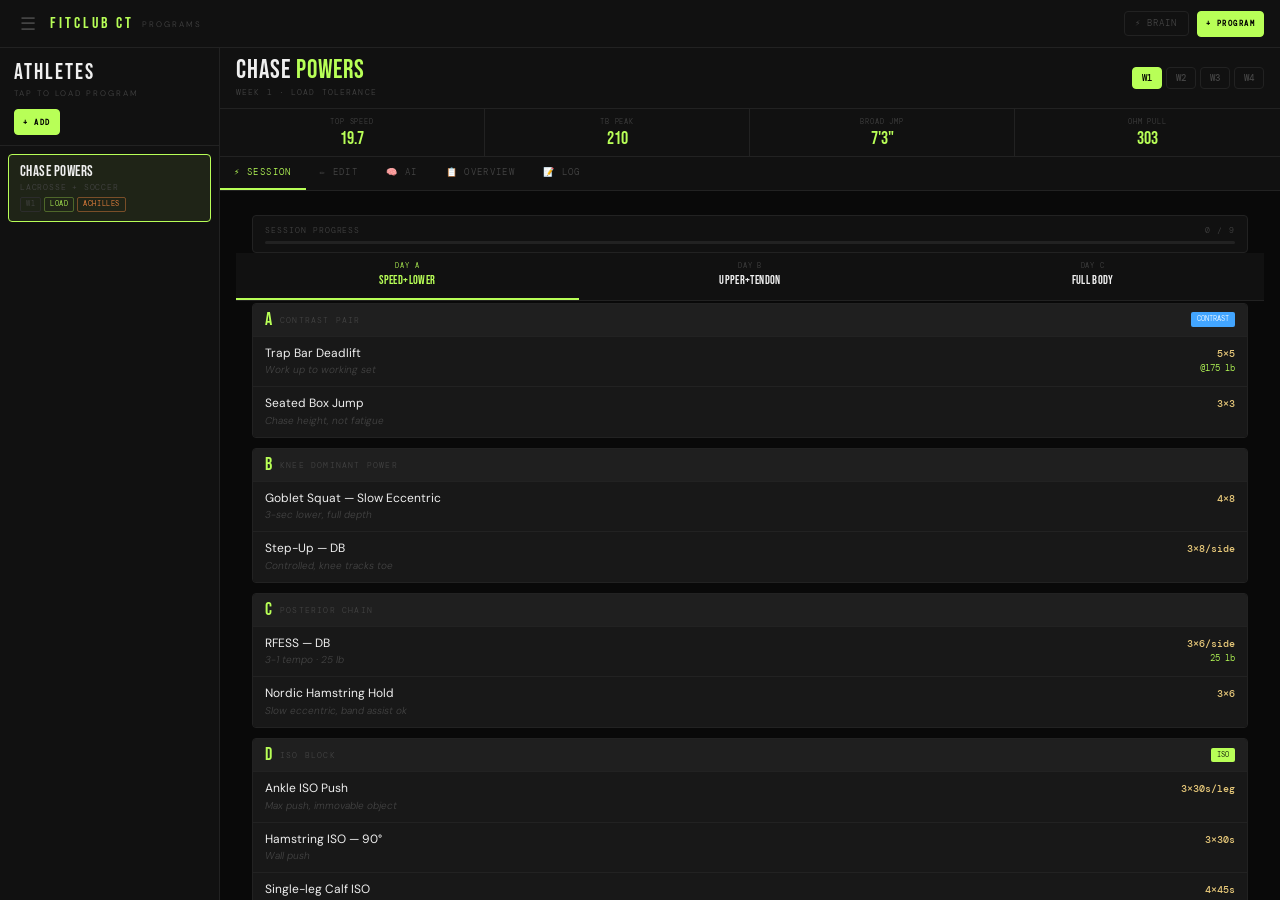
<file: programs.html>
<!DOCTYPE html>
<html lang="en">
<head>
<meta charset="UTF-8">
<meta name="viewport" content="width=device-width, initial-scale=1.0, viewport-fit=cover">
<meta name="apple-mobile-web-app-capable" content="yes">
<meta name="apple-mobile-web-app-status-bar-style" content="black-translucent">
<title>FitClub CT — Programs</title>
<link href="https://fonts.googleapis.com/css2?family=Bebas+Neue&family=DM+Mono:wght@400;500&family=DM+Sans:wght@300;400;500&display=swap" rel="stylesheet">
<style>
:root{
  --bg:#090909;--bg2:#111;--bg3:#181818;--bg4:#1f1f1f;
  --border:#222;--border2:#2c2c2c;
  --accent:#b8ff57;--accent2:#9ce630;--adim:rgba(184,255,87,.08);
  --text:#efefef;--text2:#888;--text3:#444;
  --red:#ff4d4d;--orange:#ff8c42;--blue:#42a5ff;--green:#2d7a4f;
  --gold:#c9a84c;--gold2:#e8c97a;
  --mono:'DM Mono',ui-monospace,monospace;
  --disp:'Bebas Neue',Impact,sans-serif;
  --sans:'DM Sans',sans-serif;
  --r:4px;--nav:56px;
}
*,*::before,*::after{margin:0;padding:0;box-sizing:border-box;-webkit-tap-highlight-color:transparent;}
html,body{height:100%;background:var(--bg);color:var(--text);font-family:var(--sans);font-weight:300;font-size:13px;line-height:1.5;overflow:hidden;}
#shell{display:flex;flex-direction:column;height:100dvh;overflow:hidden;}

/* TOPBAR */
#topbar{height:48px;min-height:48px;background:var(--bg2);border-bottom:1px solid var(--border);display:flex;align-items:center;justify-content:space-between;padding:0 16px;flex-shrink:0;padding-top:env(safe-area-inset-top,0);}
.tb-logo{font-family:var(--disp);font-size:16px;letter-spacing:3px;color:var(--accent);}
.tb-sub{font-size:8px;color:var(--text3);letter-spacing:2px;text-transform:uppercase;margin-left:8px;}
.tb-right{display:flex;align-items:center;gap:8px;}
.tb-link{font-family:var(--mono);font-size:9px;letter-spacing:1px;text-transform:uppercase;color:var(--text3);text-decoration:none;padding:5px 10px;border:1px solid var(--border);border-radius:var(--r);}
.tb-link:hover{color:var(--accent);border-color:var(--accent);}

/* MAIN LAYOUT */
#main{display:flex;flex:1;overflow:hidden;}

/* SIDEBAR */
#sidebar{width:220px;min-width:220px;background:var(--bg2);border-right:1px solid var(--border);display:flex;flex-direction:column;overflow:hidden;flex-shrink:0;}
#sidebar-hdr{padding:14px 14px 10px;border-bottom:1px solid var(--border);flex-shrink:0;}
.sh-title{font-family:var(--disp);font-size:22px;letter-spacing:2px;line-height:1;}
.sh-sub{font-size:8px;color:var(--text3);letter-spacing:2px;text-transform:uppercase;margin-top:3px;}
.sh-actions{display:flex;gap:6px;margin-top:10px;}
#athlete-list{flex:1;overflow-y:auto;padding:8px;}
.ath-item{padding:9px 11px;border:1px solid var(--border);border-radius:var(--r);margin-bottom:5px;cursor:pointer;transition:all .12s;background:var(--bg3);}
.ath-item:hover,.ath-item.active{border-color:var(--accent);background:var(--adim);}
.ath-item-name{font-family:var(--disp);font-size:15px;letter-spacing:0.03em;line-height:1;}
.ath-item-meta{font-family:var(--mono);font-size:8px;letter-spacing:0.1em;color:var(--text3);text-transform:uppercase;margin-top:2px;}
.ath-item-tags{display:flex;gap:3px;flex-wrap:wrap;margin-top:4px;}
.ath-tag{font-family:var(--mono);font-size:7px;letter-spacing:0.08em;text-transform:uppercase;padding:1px 5px;border-radius:2px;border:1px solid var(--border2);color:var(--text3);}
.ath-tag.warn{border-color:rgba(255,140,66,.4);color:var(--orange);}
.ath-tag.good{border-color:rgba(184,255,87,.3);color:var(--accent);}

/* CONTENT */
#content{flex:1;overflow-y:auto;overflow-x:hidden;-webkit-overflow-scrolling:touch;background:var(--bg);}
.view{display:none;height:100%;}
.view.active{display:block;}

/* EMPTY STATE */
.empty-state{display:flex;flex-direction:column;align-items:center;justify-content:center;height:100%;gap:12px;padding:40px;}
.empty-icon{font-size:48px;opacity:.3;}
.empty-label{font-family:var(--mono);font-size:10px;letter-spacing:0.15em;text-transform:uppercase;color:var(--text3);}

/* PROGRAM TOPBAR */
.prog-topbar{position:sticky;top:0;z-index:50;background:var(--bg2);border-bottom:1px solid var(--border);padding:10px 16px;display:flex;align-items:center;justify-content:space-between;gap:12px;flex-wrap:wrap;}
.prog-ath-name{font-family:var(--disp);font-size:26px;letter-spacing:0.04em;line-height:1;}
.prog-ath-name span{color:var(--accent);}
.prog-ath-sub{font-family:var(--mono);font-size:8px;letter-spacing:0.14em;text-transform:uppercase;color:var(--text3);margin-top:2px;}
.week-sel{display:flex;gap:4px;flex-wrap:wrap;}
.wk-btn{font-family:var(--mono);font-size:9px;font-weight:500;padding:4px 9px;border:1px solid var(--border);border-radius:var(--r);background:transparent;color:var(--text3);cursor:pointer;transition:all .12s;}
.wk-btn.active{background:var(--accent);border-color:var(--accent);color:#000;}

/* STAT STRIP */
.stat-strip{display:grid;grid-template-columns:repeat(4,1fr);border-bottom:1px solid var(--border);background:var(--bg2);}
.sc{padding:8px 10px;border-right:1px solid var(--border);text-align:center;}
.sc:last-child{border-right:none;}
.sc-l{font-family:var(--mono);font-size:7px;letter-spacing:0.12em;text-transform:uppercase;color:var(--text3);margin-bottom:2px;}
.sc-v{font-family:var(--disp);font-size:18px;line-height:1;color:var(--accent);cursor:pointer;}
.sc-v:hover{color:var(--gold);}

/* NAV TABS inside program */
.prog-nav{display:flex;background:var(--bg2);border-bottom:1px solid var(--border);overflow-x:auto;scrollbar-width:none;}
.prog-nav::-webkit-scrollbar{display:none;}
.pn-tab{padding:9px 14px;font-family:var(--mono);font-size:9px;letter-spacing:0.15em;text-transform:uppercase;color:var(--text3);cursor:pointer;white-space:nowrap;border-bottom:2px solid transparent;flex-shrink:0;}
.pn-tab.active{color:var(--accent);border-bottom-color:var(--accent);}

/* PROGRAM VIEWS */
.pv{display:none;padding:14px 16px 40px;}
.pv.active{display:block;}

/* BLOCKS */
.block{background:var(--bg2);border:1px solid var(--border);border-radius:var(--r);margin-bottom:10px;overflow:hidden;}
.blk-hdr{padding:7px 12px;background:var(--bg4);display:flex;align-items:center;gap:8px;}
.blk-letter{font-family:var(--disp);font-size:18px;color:var(--accent);line-height:1;}
.blk-title{font-family:var(--mono);font-size:8px;letter-spacing:0.15em;text-transform:uppercase;color:var(--text3);}
.blk-tag{font-family:var(--mono);font-size:7px;padding:2px 6px;border-radius:2px;margin-left:auto;}
.blk-tag.contrast{background:var(--blue);color:#fff;}
.blk-tag.iso{background:var(--accent);color:#000;}

/* EXERCISE ROW */
.ex-row{padding:9px 12px;border-top:1px solid var(--border);display:grid;grid-template-columns:1fr auto;gap:8px;align-items:start;background:var(--bg3);cursor:pointer;transition:background .1s;position:relative;}
.ex-row.done{background:var(--bg2);opacity:.45;}
.ex-row.done .ex-name{text-decoration:line-through;}
.ex-check{position:absolute;left:0;top:0;bottom:0;width:3px;background:var(--green);opacity:0;transition:opacity .2s;}
.ex-row.done .ex-check{opacity:1;}
.ex-name{font-size:12px;font-weight:400;line-height:1.3;}
.ex-note{font-size:10px;color:var(--text3);font-style:italic;margin-top:1px;display:block;}
.ex-scheme{font-family:var(--mono);font-size:10px;font-weight:500;color:var(--gold2);white-space:nowrap;text-align:right;}
.ex-load{font-family:var(--mono);font-size:9px;color:var(--accent);display:block;text-align:right;margin-top:1px;}

/* PROGRESS */
.prog-wrap{margin:10px 16px 0;background:var(--bg2);border:1px solid var(--border);border-radius:var(--r);padding:8px 12px;}
.prog-top{display:flex;justify-content:space-between;align-items:center;font-family:var(--mono);font-size:8px;letter-spacing:0.12em;text-transform:uppercase;color:var(--text3);margin-bottom:5px;}
.prog-track{height:3px;background:var(--border);border-radius:2px;overflow:hidden;}
.prog-fill{height:100%;background:var(--accent);border-radius:2px;transition:width .3s;}

/* PAIN MONITOR */
.pain-wrap{margin:10px 16px 0;background:var(--bg2);border:1px solid var(--border);border-radius:var(--r);overflow:hidden;}
.pain-hdr{padding:7px 12px;background:var(--bg4);font-family:var(--mono);font-size:8px;letter-spacing:0.15em;text-transform:uppercase;color:var(--text3);}
.pain-btns{display:flex;flex-wrap:wrap;gap:4px;padding:8px 12px;}
.p-btn{font-family:var(--mono);font-size:10px;font-weight:500;padding:5px 9px;border-radius:var(--r);border:1px solid var(--border);background:transparent;color:var(--text);cursor:pointer;transition:all .12s;}
.p-btn.g{background:var(--green);border-color:var(--green);color:#fff;}
.p-btn.y{background:var(--orange);border-color:var(--orange);color:#fff;}
.p-btn.r{background:var(--red);border-color:var(--red);color:#fff;}
.pain-verdict{padding:0 12px 9px;font-size:10px;color:var(--text3);min-height:14px;line-height:1.4;}

/* LOG */
.log-wrap{margin:10px 16px 0;background:var(--bg2);border:1px solid var(--border);border-radius:var(--r);padding:11px 12px;}
.log-title{font-family:var(--mono);font-size:8px;letter-spacing:0.15em;text-transform:uppercase;color:var(--accent);margin-bottom:7px;}
.log-ta{width:100%;background:var(--bg3);border:1px solid var(--border2);border-radius:var(--r);color:var(--text);font-family:var(--sans);font-size:13px;padding:7px 10px;resize:none;height:52px;outline:none;}
.log-ta:focus{border-color:var(--accent);}
.log-save{margin-top:6px;width:100%;padding:7px;background:var(--accent);color:#000;font-family:var(--mono);font-size:9px;font-weight:500;letter-spacing:0.12em;text-transform:uppercase;border:none;border-radius:var(--r);cursor:pointer;}
.log-entries{margin-top:7px;display:flex;flex-direction:column;gap:3px;}
.log-entry{font-size:10px;color:var(--text3);padding:3px 0;border-bottom:1px solid var(--border);line-height:1.4;}
.log-entry:last-child{border-bottom:none;}
.log-ts{font-family:var(--mono);font-size:8px;color:var(--text3);margin-right:5px;}

/* EDIT PAGE */
.edit-block{background:var(--bg2);border:1px solid var(--border);border-radius:var(--r);margin-bottom:10px;overflow:hidden;}
.edit-blk-hdr{padding:8px 12px;background:var(--bg4);display:flex;justify-content:space-between;align-items:center;}
.edit-blk-name{font-family:var(--disp);font-size:15px;color:var(--accent);letter-spacing:0.04em;}
.edit-ex{padding:10px 12px;border-top:1px solid var(--border);background:var(--bg3);display:flex;flex-direction:column;gap:5px;}
.edit-row{display:grid;grid-template-columns:1fr 1fr;gap:5px;}
.edit-lbl{font-family:var(--mono);font-size:7px;letter-spacing:0.12em;text-transform:uppercase;color:var(--text3);margin-bottom:2px;}
.edit-in{background:var(--bg);border:1px solid var(--border2);border-radius:var(--r);color:var(--text);font-family:var(--sans);font-size:12px;padding:5px 8px;outline:none;width:100%;}
.edit-in:focus{border-color:var(--accent);}
.edit-in.full{grid-column:1/-1;}
.edit-actions{display:flex;gap:5px;justify-content:flex-end;margin-top:3px;}
.edit-del{font-family:var(--mono);font-size:8px;padding:3px 7px;border:1px solid rgba(255,77,77,.4);border-radius:var(--r);background:transparent;color:var(--red);cursor:pointer;}
.add-ex-btn{margin:0 16px 8px;width:calc(100% - 32px);padding:8px;border:1px dashed var(--border2);border-radius:var(--r);background:transparent;color:var(--text3);font-family:var(--mono);font-size:9px;letter-spacing:0.1em;text-transform:uppercase;cursor:pointer;}
.add-ex-btn:hover{border-color:var(--accent);color:var(--accent);}
.save-prog-btn{margin:10px 16px;width:calc(100% - 32px);padding:10px;background:var(--accent);color:#000;font-family:var(--mono);font-size:10px;font-weight:500;letter-spacing:0.12em;text-transform:uppercase;border:none;border-radius:var(--r);cursor:pointer;}

/* AI PAGE */
.ai-quick-btns{display:flex;flex-wrap:wrap;gap:5px;margin-bottom:10px;}
.ai-quick{font-family:var(--mono);font-size:8px;letter-spacing:0.08em;padding:5px 9px;border:1px solid var(--border);border-radius:var(--r);background:transparent;color:var(--text3);cursor:pointer;transition:all .12s;}
.ai-quick:hover{border-color:var(--accent);color:var(--accent);}
.ai-input-wrap{background:var(--bg2);border:1px solid var(--border);border-radius:var(--r);padding:11px 12px;margin-bottom:10px;}
.ai-ta{width:100%;background:var(--bg3);border:1px solid var(--border2);border-radius:var(--r);color:var(--text);font-family:var(--sans);font-size:13px;padding:7px 10px;resize:none;height:72px;outline:none;}
.ai-ta:focus{border-color:var(--accent);}
.ai-send{margin-top:7px;width:100%;padding:9px;background:var(--accent);color:#000;font-family:var(--mono);font-size:9px;font-weight:500;letter-spacing:0.12em;text-transform:uppercase;border:none;border-radius:var(--r);cursor:pointer;}
.ai-send:disabled{opacity:.5;}
.ai-resp-wrap{background:var(--bg2);border:1px solid var(--border);border-radius:var(--r);overflow:hidden;}
.ai-resp-hdr{padding:8px 12px;background:var(--bg4);display:flex;justify-content:space-between;align-items:center;font-family:var(--mono);font-size:8px;letter-spacing:0.15em;text-transform:uppercase;color:var(--accent);}
.ai-apply{font-family:var(--mono);font-size:8px;padding:3px 7px;border:1px solid var(--green);border-radius:var(--r);background:transparent;color:#2d7a4f;cursor:pointer;}
.ai-resp-text{padding:12px;font-size:12px;line-height:1.7;color:var(--text2);white-space:pre-wrap;}
.ai-thinking{display:flex;gap:4px;align-items:center;font-family:var(--mono);font-size:10px;color:var(--text3);}
.dot{width:5px;height:5px;border-radius:50%;background:var(--accent);animation:pulse 1s infinite;}
.dot:nth-child(2){animation-delay:.2s;}.dot:nth-child(3){animation-delay:.4s;}
@keyframes pulse{0%,80%,100%{opacity:.2}40%{opacity:1}}

/* OVERVIEW */
.ov-section{margin-bottom:16px;}
.ov-label{font-family:var(--mono);font-size:8px;letter-spacing:0.15em;text-transform:uppercase;color:var(--accent);margin-bottom:8px;}
.phase-grid{display:grid;grid-template-columns:repeat(2,1fr);gap:7px;}
.phase-card{background:var(--bg2);border:1px solid var(--border);border-radius:var(--r);padding:10px 11px;}
.phase-card.cur{border-color:var(--accent);}
.pc-wk{font-family:var(--mono);font-size:7px;letter-spacing:0.12em;text-transform:uppercase;color:var(--text3);margin-bottom:3px;}
.pc-name{font-family:var(--disp);font-size:16px;letter-spacing:0.03em;line-height:1;}
.phase-card.cur .pc-name{color:var(--accent);}
.pc-focus{font-size:10px;color:var(--text3);margin-top:2px;}
.ov-table{background:var(--bg2);border:1px solid var(--border);border-radius:var(--r);overflow:hidden;}
.ov-tr{display:grid;grid-template-columns:44px 1fr;border-bottom:1px solid var(--border);}
.ov-tr:last-child{border-bottom:none;}
.ov-td1{padding:8px 10px;font-family:var(--disp);font-size:14px;color:var(--accent);border-right:1px solid var(--border);}
.ov-td2{padding:8px 10px;font-size:11px;line-height:1.4;}
.ov-td2 small{color:var(--text3);font-style:italic;display:block;font-size:9px;margin-top:1px;}
.tb-row-grid{display:grid;grid-template-columns:repeat(4,1fr);background:var(--bg2);border:1px solid var(--border);border-radius:var(--r);overflow:hidden;}
.tb-cell{padding:9px;text-align:center;border-right:1px solid var(--border);}
.tb-cell:last-child{border-right:none;}
.tb-wk{font-family:var(--mono);font-size:7px;letter-spacing:0.1em;text-transform:uppercase;color:var(--text3);margin-bottom:2px;}
.tb-lb{font-family:var(--disp);font-size:20px;color:var(--accent);line-height:1;}

/* NOTES */
.note-card{background:var(--bg2);border:1px solid var(--border);border-radius:var(--r);padding:9px 11px;margin-bottom:7px;}
.note-meta{display:flex;justify-content:space-between;align-items:center;margin-bottom:3px;}
.note-type{font-family:var(--mono);font-size:7px;letter-spacing:0.1em;text-transform:uppercase;padding:2px 5px;border-radius:2px;background:var(--bg4);color:var(--text3);}
.note-type.speed{background:var(--blue);color:#fff;}
.note-type.strength{background:var(--accent);color:#000;}
.note-type.health{background:var(--red);color:#fff;}
.note-type.ai{background:#4a1e8c;color:#fff;}
.note-time{font-family:var(--mono);font-size:8px;color:var(--text3);}
.note-text{font-size:12px;line-height:1.5;}

/* MODAL */
.mo{position:fixed;inset:0;background:rgba(0,0,0,.82);z-index:900;display:none;align-items:flex-end;justify-content:center;}
.mo.open{display:flex;}
.modal{background:var(--bg2);border-top:1px solid var(--border2);border-radius:12px 12px 0 0;width:100%;max-width:520px;max-height:85vh;overflow-y:auto;padding:18px 18px calc(18px + env(safe-area-inset-bottom,0));}
.m-hdr{display:flex;justify-content:space-between;align-items:center;margin-bottom:14px;}
.m-title{font-family:var(--disp);font-size:20px;letter-spacing:2px;}
.m-close{cursor:pointer;color:var(--text3);font-size:18px;padding:4px;}
.m-foot{display:flex;justify-content:flex-end;gap:7px;margin-top:12px;padding-top:10px;border-top:1px solid var(--border);}
@media(min-width:600px){.mo{align-items:center;padding:16px;}.modal{border-radius:8px;border:1px solid var(--border2);}}

/* BUTTONS */
.btn{padding:6px 11px;font-family:var(--mono);font-size:8px;letter-spacing:1.5px;text-transform:uppercase;cursor:pointer;border:1px solid var(--border2);background:var(--bg3);color:var(--text3);border-radius:var(--r);transition:all .12s;display:inline-flex;align-items:center;gap:5px;white-space:nowrap;min-height:32px;}
.btn:hover{border-color:var(--accent);color:var(--accent);}
.btn-primary{background:var(--accent);color:#000;border-color:var(--accent);font-weight:700;}
.btn-primary:hover{background:var(--accent2);border-color:var(--accent2);color:#000;}
.btn-sm{padding:4px 8px;font-size:7px;min-height:26px;}
.fg{margin-bottom:9px;}
label{font-size:7px;letter-spacing:2px;color:var(--text3);text-transform:uppercase;display:block;margin-bottom:3px;}
input,select,textarea{background:var(--bg3);border:1px solid var(--border2);color:var(--text);font-family:var(--mono);font-size:14px;padding:7px 10px;border-radius:var(--r);outline:none;width:100%;-webkit-appearance:none;}
input:focus,select:focus,textarea:focus{border-color:var(--accent);}

/* STAT EDIT MODAL */
#stat-modal .modal{max-width:380px;}

/* TOAST */
#toast{position:fixed;bottom:20px;left:50%;transform:translateX(-50%) translateY(60px);background:var(--accent);color:#000;font-family:var(--mono);font-size:9px;letter-spacing:2px;text-transform:uppercase;font-weight:700;padding:7px 16px;border-radius:20px;z-index:9999;opacity:0;transition:all .22s;pointer-events:none;white-space:nowrap;}
#toast.show{transform:translateX(-50%) translateY(0);opacity:1;}

/* MOBILE SIDEBAR TOGGLE */
@media(max-width:640px){
  #sidebar{position:fixed;top:48px;left:0;bottom:0;z-index:200;transform:translateX(-100%);transition:transform .2s;width:240px;}
  #sidebar.open{transform:translateX(0);}
  #sidebar-overlay{display:none;position:fixed;inset:0;top:48px;background:rgba(0,0,0,.6);z-index:199;}
  #sidebar-overlay.open{display:block;}
  #content{width:100%;}
  .prog-topbar{flex-direction:column;align-items:flex-start;}
}

::-webkit-scrollbar{width:3px;height:3px;}
::-webkit-scrollbar-track{background:transparent;}
::-webkit-scrollbar-thumb{background:var(--border2);border-radius:2px;}
</style>
</head>
<body>
<div id="shell">

<!-- TOPBAR -->
<div id="topbar">
  <div style="display:flex;align-items:center;">
    <button id="menu-btn" onclick="toggleSidebar()" style="background:transparent;border:none;color:var(--text3);font-size:18px;cursor:pointer;margin-right:10px;padding:4px;">☰</button>
    <span class="tb-logo">FITCLUB CT</span>
    <span class="tb-sub" style="margin-left:8px;">Programs</span>
  </div>
  <div class="tb-right">
    <a href="index.html" class="tb-link">⚡ Brain</a>
    <button class="btn btn-primary btn-sm" onclick="openModal('m-new-prog')">+ Program</button>
  </div>
</div>

<div id="main">

<!-- SIDEBAR OVERLAY (mobile) -->
<div id="sidebar-overlay" onclick="toggleSidebar()"></div>

<!-- SIDEBAR -->
<div id="sidebar">
  <div id="sidebar-hdr">
    <div class="sh-title">ATHLETES</div>
    <div class="sh-sub">Tap to load program</div>
    <div class="sh-actions">
      <button class="btn btn-sm btn-primary" onclick="openModal('m-new-prog');toggleSidebar()">+ Add</button>
    </div>
  </div>
  <div id="athlete-list"></div>
</div>

<!-- CONTENT -->
<div id="content">

  <!-- EMPTY VIEW -->
  <div class="view active" id="view-empty">
    <div class="empty-state">
      <div class="empty-icon">📋</div>
      <div class="empty-label">Select an athlete or add a program</div>
      <button class="btn btn-primary" onclick="openModal('m-new-prog')">+ New Program</button>
    </div>
  </div>

  <!-- PROGRAM VIEW -->
  <div class="view" id="view-program">

    <!-- Program Topbar -->
    <div class="prog-topbar">
      <div>
        <div class="prog-ath-name" id="pv-name">ATHLETE</div>
        <div class="prog-ath-sub" id="pv-sub">Week 1 · Phase</div>
      </div>
      <div class="week-sel" id="week-sel"></div>
    </div>

    <!-- Stat Strip -->
    <div class="stat-strip">
      <div class="sc"><div class="sc-l">Top Speed</div><div class="sc-v" id="stat-speed" onclick="openStatEdit('topSpeed','Top Speed (mph)')">—</div></div>
      <div class="sc"><div class="sc-l">TB Peak</div><div class="sc-v" id="stat-tb" onclick="openStatEdit('tbPeak','Trap Bar Peak (lb)')">—</div></div>
      <div class="sc"><div class="sc-l">Broad Jmp</div><div class="sc-v" id="stat-bj" onclick="openStatEdit('broadJump','Broad Jump')">—</div></div>
      <div class="sc"><div class="sc-l">OHM Pull</div><div class="sc-v" id="stat-ohm" onclick="openStatEdit('ohmPull','OHM Pull (lb)')">—</div></div>
    </div>

    <!-- Program Nav -->
    <div class="prog-nav">
      <div class="pn-tab active" onclick="showPV('session',this)">⚡ Session</div>
      <div class="pn-tab" onclick="showPV('edit',this)">✏️ Edit</div>
      <div class="pn-tab" onclick="showPV('ai',this)">🧠 AI</div>
      <div class="pn-tab" onclick="showPV('overview',this)">📋 Overview</div>
      <div class="pn-tab" onclick="showPV('notes',this)">📝 Log</div>
    </div>

    <!-- SESSION VIEW -->
    <div class="pv active" id="pv-session">
      <div class="prog-wrap">
        <div class="prog-top"><span>Session Progress</span><span id="prog-pct-text">0 / 0</span></div>
        <div class="prog-track"><div class="prog-fill" id="prog-pct-fill" style="width:0%"></div></div>
      </div>
      <div id="session-blocks" style="padding:0 16px;margin-top:2px;"></div>
      <div class="pain-wrap" style="margin-bottom:10px;">
        <div class="pain-hdr">Achilles / COD Tissue Check</div>
        <div class="pain-btns">
          <button class="p-btn" onclick="setPain(0)">0</button>
          <button class="p-btn" onclick="setPain(1)">1</button>
          <button class="p-btn" onclick="setPain(2)">2</button>
          <button class="p-btn" onclick="setPain(3)">3</button>
          <button class="p-btn" onclick="setPain(4)">4</button>
          <button class="p-btn" onclick="setPain(5)">5</button>
          <button class="p-btn" onclick="setPain(6)">6+</button>
        </div>
        <div class="pain-verdict" id="pain-verdict">Rate pain during COD or Achilles loading</div>
      </div>
      <div class="log-wrap" style="margin-bottom:20px;">
        <div class="log-title">Session Log</div>
        <textarea class="log-ta" id="sesh-log-ta" placeholder="Chase hit 19.8 · trap bar felt easy · Achilles quiet..."></textarea>
        <button class="log-save" onclick="saveLog('sesh')">Save Note</button>
        <div class="log-entries" id="sesh-log-entries"></div>
      </div>
    </div>

    <!-- EDIT VIEW -->
    <div class="pv" id="pv-edit">
      <div style="padding:10px 0 6px;font-family:var(--mono);font-size:8px;letter-spacing:0.15em;text-transform:uppercase;color:var(--text3);">Tap any field to edit · changes save instantly</div>
      <div id="edit-blocks"></div>
      <button class="save-prog-btn" onclick="saveProgramEdits()">💾 Save All Changes</button>
    </div>

    <!-- AI VIEW -->
    <div class="pv" id="pv-ai">
      <div style="font-family:var(--disp);font-size:24px;letter-spacing:0.04em;margin-bottom:4px;">COACH <span style="color:var(--accent);">BRAIN</span></div>
      <div style="font-family:var(--mono);font-size:8px;letter-spacing:0.12em;text-transform:uppercase;color:var(--text3);margin-bottom:12px;">Adjust · Modify · Regenerate</div>
      <div class="ai-quick-btns" id="ai-quick-btns"></div>
      <div class="ai-input-wrap">
        <textarea class="ai-ta" id="ai-ta" placeholder="Chase is shot today, give me a lighter Day A..."></textarea>
        <button class="ai-send" id="ai-send-btn" onclick="sendAI()">Ask Coach Brain</button>
      </div>
      <div id="ai-resp-wrap" style="display:none;">
        <div class="ai-resp-wrap">
          <div class="ai-resp-hdr">
            <span>Coach Brain</span>
            <button class="ai-apply" onclick="applyAIToLog()">+ Add to Log</button>
          </div>
          <div class="ai-resp-text" id="ai-resp-text"></div>
        </div>
      </div>
    </div>

    <!-- OVERVIEW VIEW -->
    <div class="pv" id="pv-overview">
      <div class="ov-section">
        <div class="ov-label">Phase Map</div>
        <div class="phase-grid" id="ov-phases"></div>
      </div>
      <div class="ov-section">
        <div class="ov-label">COD Gate</div>
        <div class="ov-table" id="ov-cod"></div>
      </div>
      <div class="ov-section">
        <div class="ov-label">Trap Bar Load Plan</div>
        <div class="tb-row-grid" id="ov-tbloads"></div>
      </div>
      <div class="ov-section">
        <div class="ov-label">OHM Sprint Targets</div>
        <div class="ov-table" id="ov-ohm"></div>
      </div>
    </div>

    <!-- NOTES VIEW -->
    <div class="pv" id="pv-notes">
      <div class="log-wrap" style="margin:0 0 14px;">
        <div class="log-title">Quick Log</div>
        <textarea class="log-ta" id="notes-log-ta" placeholder="Chase hit 19.8 · new top speed..."></textarea>
        <button class="log-save" onclick="saveLog('notes')">Add to Log</button>
      </div>
      <div id="notes-list"></div>
    </div>

  </div><!-- end view-program -->
</div><!-- end content -->
</div><!-- end main -->
</div><!-- end shell -->

<!-- STAT EDIT MODAL -->
<div class="mo" id="stat-modal">
  <div class="modal">
    <div class="m-hdr"><div class="m-title" id="stat-modal-title">Edit</div><div class="m-close" onclick="closeModal('stat-modal')">✕</div></div>
    <div class="fg"><input id="stat-modal-input" type="text"></div>
    <div class="m-foot">
      <button class="btn" onclick="closeModal('stat-modal')">Cancel</button>
      <button class="btn btn-primary" onclick="saveStatEdit()">Save</button>
    </div>
  </div>
</div>

<!-- NEW PROGRAM MODAL -->
<div class="mo" id="m-new-prog">
  <div class="modal">
    <div class="m-hdr"><div class="m-title">+ NEW PROGRAM</div><div class="m-close" onclick="closeModal('m-new-prog')">✕</div></div>
    <div style="background:rgba(184,255,87,.06);border:1px solid rgba(184,255,87,.2);border-radius:var(--r);padding:10px;margin-bottom:12px;font-size:10px;color:var(--text2);line-height:1.6;">
      Build a program in Claude → paste the JSON here. Or add a new athlete and we'll build from scratch next session.
    </div>
    <div class="fg"><label>Athlete Key (no spaces, e.g. chase_powers)</label><input id="np-key" placeholder="chase_powers"></div>
    <div class="fg" style="display:grid;grid-template-columns:1fr 1fr;gap:8px;">
      <div><label>First Name</label><input id="np-first"></div>
      <div><label>Last Name</label><input id="np-last"></div>
    </div>
    <div class="fg" style="display:grid;grid-template-columns:1fr 1fr;gap:8px;">
      <div><label>Sport</label><input id="np-sport" placeholder="Lacrosse"></div>
      <div><label>Position</label><input id="np-pos" placeholder="Attack"></div>
    </div>
    <div style="border-top:1px solid var(--border);margin:10px 0;padding-top:10px;">
      <div style="font-family:var(--mono);font-size:8px;letter-spacing:0.15em;text-transform:uppercase;color:var(--text3);margin-bottom:8px;">Paste Program JSON (optional — can add later)</div>
      <textarea id="np-json" style="height:120px;resize:vertical;font-size:11px;padding:8px;" placeholder='{"phases":["Load Tolerance","Strength + Spring","Reactive COD","Season Simulation"],"tbLoads":[175,185,200,205],"program":{...}}'></textarea>
    </div>
    <div id="np-msg" style="font-size:10px;min-height:14px;color:var(--red);margin-bottom:8px;"></div>
    <div class="m-foot">
      <button class="btn" onclick="closeModal('m-new-prog')">Cancel</button>
      <button class="btn btn-primary" onclick="addProgram()">Add Program</button>
    </div>
  </div>
</div>

<div id="toast"></div>

<script>
// ═══════════════════════════════════════
// STORAGE
// ═══════════════════════════════════════
const SK = 'fct_programs_v1';
const API_KEY_SOURCES = ['fct_ak_1','fct_ak_2','fct_apikey_backup','fct_ak_s'];
const MODEL = 'claude-sonnet-4-20250514';

let _apiKey = '';
let _programs = {}; // key → program object
let _activeKey = null;
let _lastAIResp = '';
let _statEditField = null;

// ── DEFAULT: CHASE POWERS ──────────────────────────────────────────────────
const CHASE_DEFAULT = {
  key: 'chase_powers',
  first: 'Chase', last: 'Powers',
  sport: 'Lacrosse + Soccer', position: 'Attack / Midfield',
  stats: { topSpeed:'19.7', tbPeak:'210', broadJump:"7'3\"", ohmPull:'303' },
  week: 1, day: 0,
  done: {}, pain: null, logs: [],
  phases: ['Load Tolerance','Strength + Spring','Reactive COD','Season Simulation'],
  tbLoads: [175,185,200,205],
  codGate: [
    {wk:'W1',drill:'Linear only — bounds, accel, fly runs',note:'Zero planted cuts'},
    {wk:'W2',drill:'Lateral bounds → stick · Pogo → sprint',note:'No cutting yet'},
    {wk:'W3',drill:'45° cuts (walk-in) · T-drill · Pro agility 70%',note:'Gate: ≤3/10 soreness'},
    {wk:'W4',drill:'90° cuts · 5-10-5 max · Lax dodges',note:'Full game-speed intent'},
  ],
  ohmTargets: [
    {wk:'W1',target:'Level 4 · 160–165',note:'Re-establish baseline'},
    {wk:'W2',target:'Level 5 · 170–178',note:'Match Feb baseline'},
    {wk:'W3',target:'Level 5/6 · 175–180',note:''},
    {wk:'W4',target:'Level 6 · 176+',note:'Season-ready output'},
  ],
  achillesNote: 'TISSUE ADAPTATION ONLY — Chase ran 6 miles post-transfusion. Fitness is not the issue. Modify COD angle/lateral stress only. Keep all other intensity.',
  program: {
    w1:{
      a:[
        {block:'A',title:'Contrast Pair',contrast:true,exercises:[
          {name:'Trap Bar Deadlift',note:'Work up to working set',scheme:'5×5',load:'@175 lb'},
          {name:'Seated Box Jump',note:'Chase height, not fatigue',scheme:'3×3',load:''},
        ]},
        {block:'B',title:'Knee Dominant Power',exercises:[
          {name:'Goblet Squat — Slow Eccentric',note:'3-sec lower, full depth',scheme:'4×8',load:''},
          {name:'Step-Up — DB',note:'Controlled, knee tracks toe',scheme:'3×8/side',load:''},
        ]},
        {block:'C',title:'Posterior Chain',exercises:[
          {name:'RFESS — DB',note:'3-1 tempo · 25 lb',scheme:'3×6/side',load:'25 lb'},
          {name:'Nordic Hamstring Hold',note:'Slow eccentric, band assist ok',scheme:'3×6',load:''},
        ]},
        {block:'D',title:'ISO Block',iso:true,exercises:[
          {name:'Ankle ISO Push',note:'Max push, immovable object',scheme:'3×30s/leg',load:''},
          {name:'Hamstring ISO — 90°',note:'Wall push',scheme:'3×30s',load:''},
          {name:'Single-leg Calf ISO',note:'Mid-range, 70% effort',scheme:'4×45s',load:''},
        ]},
      ],
      b:[
        {block:'A',title:'Upper Strength',exercises:[
          {name:'DB Bench Press',note:'From 65 lb base',scheme:'4×8',load:'65 lb'},
          {name:'Pull-ups — Assisted',note:'Build from 12 rep base',scheme:'4×8',load:''},
          {name:'Half-Kneeling Cable Press',note:'',scheme:'3×10/side',load:''},
          {name:'DB Row — Chest Supported',note:'',scheme:'3×10',load:''},
        ]},
        {block:'B',title:'Tendon Protocol',exercises:[
          {name:'Single-leg Heel Raise',note:'3-0-3 tempo, off step',scheme:'4×8/side',load:''},
          {name:'Eccentric Heel Drop',note:'4-sec lower, BW',scheme:'3×15',load:''},
          {name:'Seated Soleus ISO',note:'Knee bent 90°, plate on knee',scheme:'3×45s',load:''},
        ]},
        {block:'C',title:'ISO Block',iso:true,exercises:[
          {name:'Ankle ISO Push',note:'',scheme:'3×30s/leg',load:''},
          {name:'Hamstring ISO — 90°',note:'',scheme:'3×30s',load:''},
          {name:'Tibialis Anterior Raise',note:'',scheme:'2×15',load:''},
        ]},
      ],
      c:[
        {block:'A',title:'Contrast Pair',contrast:true,exercises:[
          {name:'Trap Bar Deadlift',note:'Match Day A weight',scheme:'4×4',load:'@175 lb'},
          {name:'Sprinter Stance Box Jump',note:'Staggered start → explode',scheme:'3×3',load:''},
        ]},
        {block:'B',title:'Knee Dominant Accessory',exercises:[
          {name:'Leg Press — Bilateral',note:'Full ROM, controlled',scheme:'4×10',load:''},
          {name:'Reverse Lunge — DB',note:'Knee stays stacked',scheme:'3×8/side',load:''},
        ]},
        {block:'C',title:'Support',exercises:[
          {name:'Single-leg RDL — DB',note:'',scheme:'3×8/side',load:''},
          {name:'Copenhagen ISO Hold',note:'',scheme:'3×20s',load:''},
          {name:'Dead Bug — Banded',note:'',scheme:'2×6/side',load:''},
        ]},
        {block:'D',title:'ISO Block',iso:true,exercises:[
          {name:'Ankle ISO Push',note:'',scheme:'3×30s/leg',load:''},
          {name:'Hamstring ISO — 90°',note:'',scheme:'3×30s',load:''},
        ]},
      ],
    },
    w2:{
      a:[
        {block:'A',title:'Contrast Pair',contrast:true,exercises:[
          {name:'Trap Bar Banded',note:'Banded variation',scheme:'5×3',load:'@185 lb'},
          {name:'Sprinter Stance Box Jump',note:'',scheme:'4×2–3',load:''},
        ]},
        {block:'B',title:'Horizontal Power',exercises:[
          {name:'Single-leg Broad Jump — alt',note:'Stick landing, reset',scheme:'3×4/leg',load:''},
          {name:'Sled Sprint',note:'45 + 15 lb',scheme:'3×15 yd',load:'60 lb'},
        ]},
        {block:'C',title:'Strength',exercises:[
          {name:'Bulgarian Split Squat — DB',note:'3–4s down',scheme:'3×6/side',load:''},
          {name:'Nordic Curls — Slow Eccentric',note:'',scheme:'3×6',load:''},
        ]},
        {block:'D',title:'ISO Block',iso:true,exercises:[
          {name:'Ankle ISO Push',note:'',scheme:'3×30s/leg',load:''},
          {name:'Hamstring ISO — 90°',note:'Add plate if easy',scheme:'3×30s',load:''},
          {name:'Single-leg Calf ISO',note:'',scheme:'4×45s',load:''},
        ]},
      ],
      b:[
        {block:'A',title:'Upper Heavy',exercises:[
          {name:'DB Bench — heavier',note:'Progress from W1',scheme:'4×6',load:''},
          {name:'Bent-Over Barbell Row',note:'',scheme:'4×6',load:''},
          {name:'Landmine Press',note:'',scheme:'3×8/side',load:''},
        ]},
        {block:'B',title:'Reactive Intro',exercises:[
          {name:'Pogo Hops → 10 yd Sprint',note:'Reactive into linear burst',scheme:'4×10s',load:''},
          {name:'Lateral Bound → Stick',note:'Bilateral only · no planted cut',scheme:'3×4/side',load:''},
        ]},
        {block:'C',title:'Tendon',exercises:[
          {name:'Single-leg Heel Raise — loaded',note:'Add 10 lb DB',scheme:'4×8/side',load:'10 lb'},
          {name:'Eccentric Heel Drop — loaded',note:'',scheme:'3×12',load:''},
        ]},
        {block:'D',title:'ISO Block',iso:true,exercises:[
          {name:'Ankle ISO Push',note:'',scheme:'3×30s/leg',load:''},
          {name:'Hamstring ISO — 90°',note:'',scheme:'3×30s',load:''},
        ]},
      ],
      c:[
        {block:'A',title:'Contrast Pair',contrast:true,exercises:[
          {name:'Trap Bar Heavy',note:'Heavy set → jump immediately',scheme:'3×3',load:'@195 lb'},
          {name:'Broad Jump — Bilateral',note:'Max distance, stick landing',scheme:'3×3',load:''},
        ]},
        {block:'B',title:'Speed',exercises:[
          {name:'Fly 20s — max velocity',note:'',scheme:'4×20 yd',load:''},
          {name:'Ankle Stiffness Drill',note:'Fast bounce, stay rigid',scheme:'3×10s',load:''},
        ]},
        {block:'C',title:'Support',exercises:[
          {name:'RFESS — DB',note:'35 lb · 8 RPE',scheme:'3×6/side',load:'35 lb'},
          {name:'Dead Bug — Banded',note:'',scheme:'2×6/side',load:''},
          {name:'Copenhagen ISO',note:'',scheme:'3×25s',load:''},
        ]},
        {block:'D',title:'ISO Block',iso:true,exercises:[
          {name:'Ankle ISO Push',note:'',scheme:'3×30s/leg',load:''},
          {name:'Hamstring ISO — 90°',note:'',scheme:'3×30s',load:''},
        ]},
      ],
    },
    w3:{
      a:[
        {block:'A',title:'Contrast Pair',contrast:true,exercises:[
          {name:'Trap Bar',note:'',scheme:'4×3',load:'@200 lb'},
          {name:'Sprinter Stance Box Jump',note:'',scheme:'4×2–3',load:''},
        ]},
        {block:'B',title:'COD First Exposure',exercises:[
          {name:'45° Cut — walk/jog in',note:'Planted foot · monitor burn',scheme:'3×4/side',load:''},
          {name:'T-Drill Modified — shuffle only',note:'No backpedal · 70% intent',scheme:'3×',load:''},
          {name:'Acceleration — 20 yd',note:'Full intent',scheme:'4×20 yd',load:''},
        ]},
        {block:'C',title:'Strength',exercises:[
          {name:'Bulgarian Split Squat — DB',note:'',scheme:'3×8/side',load:''},
          {name:'Nordic Curls',note:'',scheme:'3×6',load:''},
        ]},
        {block:'D',title:'ISO Block',iso:true,exercises:[
          {name:'Ankle ISO Push',note:'',scheme:'3×30s/leg',load:''},
          {name:'Hamstring ISO — 90°',note:'',scheme:'3×30s',load:''},
          {name:'Single-leg Calf ISO',note:'',scheme:'4×45s',load:''},
        ]},
      ],
      b:[
        {block:'A',title:'Upper Heavy',exercises:[
          {name:'DB Bench',note:'',scheme:'4×6',load:''},
          {name:'Pull-ups — Weighted',note:'',scheme:'4×6',load:''},
          {name:'Half-Kneeling Cable Chop',note:'',scheme:'3×10/side',load:''},
        ]},
        {block:'B',title:'Reactive',exercises:[
          {name:'Single-leg Pogo — affected side',note:'Cautious intro · 8 reps max',scheme:'3×8',load:''},
          {name:'Lateral Bound — continuous',note:'3 in a row · build intent',scheme:'3×3/side',load:''},
        ]},
        {block:'C',title:'Tendon',exercises:[
          {name:'Single-leg Heel Raise — loaded',note:'Progress load from W2',scheme:'4×8/side',load:''},
        ]},
        {block:'D',title:'ISO Block',iso:true,exercises:[
          {name:'Ankle ISO Push',note:'',scheme:'3×30s/leg',load:''},
          {name:'Hamstring ISO — 90°',note:'',scheme:'3×30s',load:''},
        ]},
      ],
      c:[
        {block:'A',title:'Contrast Pair',contrast:true,exercises:[
          {name:'Trap Bar',note:'',scheme:'3×3',load:'@200 lb'},
          {name:'Broad Jump → Sprint',note:'',scheme:'4×3',load:''},
        ]},
        {block:'B',title:'COD Progression',exercises:[
          {name:'Pro Agility — controlled',note:'70% intent → build to 80%',scheme:'4×',load:''},
          {name:'45° Decel + Reaccel',note:'Build intent each set',scheme:'3×4/side',load:''},
        ]},
        {block:'C',title:'Support',exercises:[
          {name:'Single-leg RDL — DB',note:'',scheme:'3×8/side',load:''},
          {name:'Dead Bug — Banded',note:'',scheme:'2×6/side',load:''},
        ]},
        {block:'D',title:'ISO Block',iso:true,exercises:[
          {name:'Ankle ISO Push',note:'',scheme:'3×30s/leg',load:''},
          {name:'Hamstring ISO — 90°',note:'',scheme:'3×30s',load:''},
        ]},
      ],
    },
    w4:{
      a:[
        {block:'A',title:'Peak Contrast',contrast:true,exercises:[
          {name:'Trap Bar — Season Peak',note:'',scheme:'3×3',load:'@205 lb'},
          {name:'Sprinter Stance Box Jump',note:'',scheme:'4×2–3',load:''},
        ]},
        {block:'B',title:'Full COD',exercises:[
          {name:'5-10-5 Pro Agility — max effort',note:'',scheme:'5×',load:''},
          {name:'90° Cut — full intent',note:'Attack plant foot pattern',scheme:'4×4/side',load:''},
          {name:'Lax Dodge — Split + Roll',note:'Game-speed',scheme:'3×4/side',load:''},
          {name:'Fly 20s — max velocity',note:'',scheme:'4×20 yd',load:''},
        ]},
        {block:'D',title:'ISO Maintenance',iso:true,exercises:[
          {name:'Ankle ISO Push',note:'',scheme:'3×30s/leg',load:''},
          {name:'Hamstring ISO — 90°',note:'',scheme:'3×30s',load:''},
        ]},
      ],
      b:[
        {block:'A',title:'Upper Peak',exercises:[
          {name:'DB Bench',note:'',scheme:'4×5',load:''},
          {name:'Pull-ups — Weighted',note:'',scheme:'4×5',load:''},
          {name:'Med Ball Rotational Throw',note:'',scheme:'3×5/side',load:''},
        ]},
        {block:'B',title:'Reactive Peak',exercises:[
          {name:'Single-leg Pogo → Sprint',note:'Reactive into linear burst',scheme:'4×6',load:''},
          {name:'Drop Jump → Broad Jump',note:'',scheme:'3×3',load:''},
          {name:'Lateral Bound — full intent',note:'',scheme:'4×3/side',load:''},
        ]},
        {block:'C',title:'Tendon Maintenance',exercises:[
          {name:'Single-leg Heel Raise',note:'',scheme:'3×8/side',load:''},
        ]},
        {block:'D',title:'ISO Block',iso:true,exercises:[
          {name:'Ankle ISO Push',note:'',scheme:'3×30s/leg',load:''},
          {name:'Hamstring ISO — 90°',note:'',scheme:'3×30s',load:''},
        ]},
      ],
      c:[
        {block:'A',title:'Deload Strength',exercises:[
          {name:'Trap Bar — Maintenance',note:'Stay fresh. Not maxing.',scheme:'3×3',load:'@185 lb'},
          {name:'Single-leg RDL — light',note:'',scheme:'2×8/side',load:''},
        ]},
        {block:'B',title:'Season Simulation',exercises:[
          {name:'Accel → Max V → 90° Cut',note:'40 yd with cut at end',scheme:'5×',load:''},
          {name:'Reactive Agility — Verbal Cue',note:'Austin calls direction',scheme:'4×4/side',load:''},
          {name:'OHM Sprint — Level 6',note:'Target: 167–176',scheme:'3×10 yd',load:''},
          {name:'Lax 1v0 Movement Pattern',note:'Full game intensity',scheme:'4×',load:''},
        ]},
        {block:'D',title:'ISO Maintenance',iso:true,exercises:[
          {name:'Ankle ISO Push',note:'',scheme:'3×20s/leg',load:''},
          {name:'Hamstring ISO — 90°',note:'',scheme:'3×20s',load:''},
        ]},
      ],
    },
  }
};

// ═══════════════════════════════════════
// PERSISTENCE
// ═══════════════════════════════════════
function save(){
  try{localStorage.setItem(SK, JSON.stringify(_programs));}catch(e){}
}

function loadAll(){
  try{
    const raw = localStorage.getItem(SK);
    if(raw) _programs = JSON.parse(raw);
  }catch(e){}
  // Always ensure Chase exists
  if(!_programs['chase_powers']){
    _programs['chase_powers'] = JSON.parse(JSON.stringify(CHASE_DEFAULT));
    save();
  }
}

async function loadApiKey(){
  for(const k of API_KEY_SOURCES){
    const v = localStorage.getItem(k);
    if(v && v.length > 10){ _apiKey = v; break; }
  }
  // Also try storage shim
  try{
    const r = await window.storage.get('fct_apikey');
    if(r && r.value) _apiKey = r.value;
  }catch(e){}
}

// ═══════════════════════════════════════
// SIDEBAR
// ═══════════════════════════════════════
function renderSidebar(){
  const list = document.getElementById('athlete-list');
  const keys = Object.keys(_programs);
  if(!keys.length){
    list.innerHTML = '<div style="padding:14px;font-family:var(--mono);font-size:9px;color:var(--text3);">No programs yet.</div>';
    return;
  }
  list.innerHTML = keys.map(k => {
    const p = _programs[k];
    const active = k === _activeKey;
    const phase = (p.phases||[])[((p.week||1)-1)] || '';
    return `<div class="ath-item${active?' active':''}" onclick="loadProgram('${k}')">
      <div class="ath-item-name">${p.first} ${p.last}</div>
      <div class="ath-item-meta">${p.sport||''}</div>
      <div class="ath-item-tags">
        <span class="ath-tag">W${p.week||1}</span>
        ${phase?`<span class="ath-tag good">${phase.split(' ')[0]}</span>`:''}
        ${p.achillesNote?`<span class="ath-tag warn">Achilles</span>`:''}
      </div>
    </div>`;
  }).join('');
}

// ═══════════════════════════════════════
// LOAD PROGRAM
// ═══════════════════════════════════════
function loadProgram(key){
  _activeKey = key;
  renderSidebar();
  renderProgramView();
  showView('program');
  // Close sidebar on mobile
  const sb = document.getElementById('sidebar');
  if(sb.classList.contains('open')) toggleSidebar();
}

function showView(name){
  document.querySelectorAll('.view').forEach(v => v.classList.remove('active'));
  document.getElementById('view-'+name).classList.add('active');
}

// ═══════════════════════════════════════
// PROGRAM VIEW
// ═══════════════════════════════════════
function p(){ return _programs[_activeKey]; }
function wk(){ return 'w' + (p().week||1); }
function dy(){ return ['a','b','c'][p().day||0]; }
const PHASES = ['Load Tolerance','Strength + Spring','Reactive COD','Season Simulation'];

function renderProgramView(){
  const prog = p();
  if(!prog) return;

  // Name + sub
  const parts = prog.first.split(' ');
  document.getElementById('pv-name').innerHTML = parts[0] + ' <span>' + prog.last + '</span>';
  document.getElementById('pv-sub').textContent = `Week ${prog.week||1} · ${(prog.phases||PHASES)[(prog.week||1)-1]||''}`;

  // Stats
  const s = prog.stats || {};
  document.getElementById('stat-speed').textContent = s.topSpeed || '—';
  document.getElementById('stat-tb').textContent = s.tbPeak || '—';
  document.getElementById('stat-bj').textContent = s.broadJump || '—';
  document.getElementById('stat-ohm').textContent = s.ohmPull || '—';

  // Week buttons
  const totalWeeks = Object.keys(prog.program||{}).length;
  document.getElementById('week-sel').innerHTML = Array.from({length:totalWeeks},(_,i)=>
    `<button class="wk-btn${(prog.week||1)===i+1?' active':''}" onclick="setWeek(${i+1})">W${i+1}</button>`
  ).join('');

  // Day tabs inside week-sel area (append)
  renderSession();
  renderEdit();
  renderOverview();
  renderNotes();
}

function setWeek(w){
  p().week = w;
  save();
  renderProgramView();
}

function setDay(d){
  p().day = d;
  save();
  renderSession();
}

// ═══════════════════════════════════════
// SESSION
// ═══════════════════════════════════════
function renderSession(){
  const prog = p();
  const blocks = (prog.program[wk()]||{})[dy()] || [];

  // Day tabs
  const dayNames = ['Speed+Lower','Upper+Tendon','Full Body'];
  let dayHTML = `<div style="display:grid;grid-template-columns:repeat(3,1fr);border-bottom:1px solid var(--border);background:var(--bg2);">`;
  dayNames.forEach((n,i) => {
    const active = (prog.day||0)===i;
    dayHTML += `<div style="padding:8px 6px;text-align:center;cursor:pointer;border-bottom:2px solid ${active?'var(--accent)':'transparent'};${active?'color:var(--accent);':''}" onclick="setDay(${i})">
      <div style="font-family:var(--mono);font-size:7px;letter-spacing:0.12em;text-transform:uppercase;color:${active?'var(--accent)':'var(--text3)'};">Day ${['A','B','C'][i]}</div>
      <div style="font-family:var(--disp);font-size:12px;letter-spacing:0.03em;">${n}</div>
    </div>`;
  });
  dayHTML += '</div>';

  // Insert day tabs before session blocks
  let container = document.getElementById('session-blocks');
  const existingDayTabs = document.getElementById('day-tabs-row');
  if(existingDayTabs) existingDayTabs.remove();
  const dt = document.createElement('div');
  dt.id = 'day-tabs-row';
  dt.innerHTML = dayHTML;
  container.parentNode.insertBefore(dt, container);

  // Blocks
  let html = '';
  blocks.forEach((blk, bi) => {
    const tag = blk.contrast ? '<span class="blk-tag contrast">CONTRAST</span>' :
                blk.iso ? '<span class="blk-tag iso">ISO</span>' : '';
    html += `<div class="block"><div class="blk-hdr"><div class="blk-letter">${blk.block}</div><div class="blk-title">${blk.title}</div>${tag}</div>`;
    blk.exercises.forEach((ex, ei) => {
      const key = `${wk()}-${dy()}-${bi}-${ei}`;
      const done = (prog.done||{})[key];
      html += `<div class="ex-row${done?' done':''}" onclick="toggleEx('${key}')">
        <div class="ex-check"></div>
        <div><div class="ex-name">${ex.name}</div>${ex.note?`<span class="ex-note">${ex.note}</span>`:''}</div>
        <div><div class="ex-scheme">${ex.scheme}</div>${ex.load?`<span class="ex-load">${ex.load}</span>`:''}</div>
      </div>`;
    });
    html += '</div>';
  });
  container.innerHTML = html;
  updateProgress();
  renderSessionLogs();

  // Setup AI quick buttons
  setupAIQuickBtns();
}

function toggleEx(key){
  if(!p().done) p().done = {};
  p().done[key] = !p().done[key];
  save();
  renderSession();
}

function updateProgress(){
  const prog = p();
  const blocks = (prog.program[wk()]||{})[dy()] || [];
  let total = 0, done = 0;
  blocks.forEach((blk, bi) => {
    blk.exercises.forEach((_,ei) => {
      total++;
      if((prog.done||{})[`${wk()}-${dy()}-${bi}-${ei}`]) done++;
    });
  });
  const pct = total ? Math.round(done/total*100) : 0;
  document.getElementById('prog-pct-fill').style.width = pct+'%';
  document.getElementById('prog-pct-text').textContent = `${done} / ${total}`;
}

function renderSessionLogs(){
  const logs = (p().logs||[]).slice().reverse().slice(0,4);
  document.getElementById('sesh-log-entries').innerHTML = logs.map(l =>
    `<div class="log-entry"><span class="log-ts">${l.ts}</span>${l.text}</div>`
  ).join('');
}

// ═══════════════════════════════════════
// PAIN
// ═══════════════════════════════════════
function setPain(val){
  p().pain = val;
  document.querySelectorAll('.p-btn').forEach((b,i) => {
    b.classList.remove('g','y','r');
    if(i===val) b.classList.add(val<=3?'g':val<=5?'y':'r');
  });
  const v = document.getElementById('pain-verdict');
  if(val<=3) v.textContent = '✅ Tissue tolerating load — progress COD angle as planned';
  else if(val<=5) v.textContent = '⚠️ Tissue stressed — pull back COD angle only, keep all other intensity';
  else v.textContent = '🛑 Lateral load off. Linear speed + strength full intensity. Flag Austin.';
  save();
}

// ═══════════════════════════════════════
// LOG
// ═══════════════════════════════════════
function saveLog(src){
  const id = src==='sesh' ? 'sesh-log-ta' : 'notes-log-ta';
  const ta = document.getElementById(id);
  const text = ta.value.trim();
  if(!text) return;
  const now = new Date();
  const ts = `${now.getMonth()+1}/${now.getDate()} ${String(now.getHours()).padStart(2,'0')}:${String(now.getMinutes()).padStart(2,'0')}`;
  if(!p().logs) p().logs = [];
  p().logs.push({text, ts, week: p().week||1, day: dy()});
  ta.value = '';
  save();
  renderSessionLogs();
  renderNotes();
  toast('Logged');
}

// ═══════════════════════════════════════
// EDIT
// ═══════════════════════════════════════
function renderEdit(){
  const prog = p();
  const blocks = (prog.program[wk()]||{})[dy()] || [];
  let html = '';
  blocks.forEach((blk, bi) => {
    html += `<div class="edit-block">
      <div class="edit-blk-hdr"><div class="edit-blk-name">${blk.block} — ${blk.title}</div></div>`;
    blk.exercises.forEach((ex, ei) => {
      html += `<div class="edit-ex">
        <div><div class="edit-lbl">Exercise</div><input class="edit-in full" value="${esc(ex.name)}" onchange="updateEx(${bi},${ei},'name',this.value)"></div>
        <div class="edit-row">
          <div><div class="edit-lbl">Sets × Reps</div><input class="edit-in" value="${esc(ex.scheme)}" onchange="updateEx(${bi},${ei},'scheme',this.value)"></div>
          <div><div class="edit-lbl">Load</div><input class="edit-in" value="${esc(ex.load)}" onchange="updateEx(${bi},${ei},'load',this.value)"></div>
        </div>
        <div><div class="edit-lbl">Note</div><input class="edit-in full" value="${esc(ex.note)}" onchange="updateEx(${bi},${ei},'note',this.value)"></div>
        <div class="edit-actions"><button class="edit-del" onclick="deleteEx(${bi},${ei})">Remove</button></div>
      </div>`;
    });
    html += `<button class="add-ex-btn" onclick="addEx(${bi})">+ Add Exercise to Block ${blk.block}</button>`;
    html += '</div>';
  });
  document.getElementById('edit-blocks').innerHTML = html;
}

function esc(s){ return String(s||'').replace(/"/g,'&quot;').replace(/</g,'&lt;'); }

function updateEx(bi, ei, field, val){
  const blocks = (p().program[wk()]||{})[dy()];
  if(blocks && blocks[bi] && blocks[bi].exercises[ei]) blocks[bi].exercises[ei][field] = val;
}

function deleteEx(bi, ei){
  const blocks = (p().program[wk()]||{})[dy()];
  if(blocks && blocks[bi]) blocks[bi].exercises.splice(ei, 1);
  save(); renderEdit(); renderSession();
}

function addEx(bi){
  const blocks = (p().program[wk()]||{})[dy()];
  if(blocks && blocks[bi]) blocks[bi].exercises.push({name:'New Exercise',note:'',scheme:'3×10',load:''});
  save(); renderEdit(); renderSession();
}

function saveProgramEdits(){
  save();
  renderSession();
  toast('Program saved ✓');
}

// ═══════════════════════════════════════
// OVERVIEW
// ═══════════════════════════════════════
function renderOverview(){
  const prog = p();
  const phases = prog.phases || PHASES;

  // Phase grid
  document.getElementById('ov-phases').innerHTML = phases.map((ph,i) => {
    const cur = (prog.week||1) === i+1;
    const focuses = ['Tendon rebuild · Linear only','Rate of force · Reactive intro','45° cuts · Modified agility','Full intent · Lax dodges'];
    return `<div class="phase-card${cur?' cur':''}">
      <div class="pc-wk">Week ${i+1}</div>
      <div class="pc-name">${ph}</div>
      <div class="pc-focus">${focuses[i]||''}</div>
    </div>`;
  }).join('');

  // COD gate
  const cod = prog.codGate || [];
  document.getElementById('ov-cod').innerHTML = cod.map(r =>
    `<div class="ov-tr"><div class="ov-td1">${r.wk}</div><div class="ov-td2">${r.drill}<small>${r.note}</small></div></div>`
  ).join('');

  // TB loads
  const loads = prog.tbLoads || [175,185,200,205];
  document.getElementById('ov-tbloads').innerHTML = loads.map((lb,i) =>
    `<div class="tb-cell"><div class="tb-wk">W${i+1}</div><div class="tb-lb">${lb}</div></div>`
  ).join('');

  // OHM
  const ohm = prog.ohmTargets || [];
  document.getElementById('ov-ohm').innerHTML = ohm.map(r =>
    `<div class="ov-tr"><div class="ov-td1">${r.wk}</div><div class="ov-td2">${r.target}<small>${r.note||''}</small></div></div>`
  ).join('');
}

// ═══════════════════════════════════════
// NOTES
// ═══════════════════════════════════════
function renderNotes(){
  const logs = (p().logs||[]).slice().reverse();
  const list = document.getElementById('notes-list');
  if(!logs.length){ list.innerHTML = '<div style="font-family:var(--mono);font-size:9px;color:var(--text3);padding:20px 0;text-align:center;">No notes yet</div>'; return; }
  list.innerHTML = logs.map(l => {
    const t = l.text.toLowerCase();
    const type = t.includes('speed')||t.includes('mph')||t.includes('sprint') ? 'speed' :
                 t.includes('trap')||t.includes('lb')||t.includes('bench')||t.includes('pr') ? 'strength' :
                 t.includes('pain')||t.includes('burn')||t.includes('achilles')||t.includes('shot') ? 'health' :
                 l.type==='ai' ? 'ai' : '';
    return `<div class="note-card">
      <div class="note-meta">
        <span class="note-type ${type}">${type||'note'}</span>
        <span class="note-time">${l.ts} · W${l.week||'?'}</span>
      </div>
      <div class="note-text">${l.text}</div>
    </div>`;
  }).join('');
}

// ═══════════════════════════════════════
// AI
// ═══════════════════════════════════════
function setupAIQuickBtns(){
  const prog = p();
  const btns = [
    {label:'Chase shot 🔻', prompt:`Chase is exhausted/shot today. Give me a lighter version of Day ${['A','B','C'][prog.day||0]} Week ${prog.week||1} that still hits the key stimulus.`},
    {label:'Chase fired up 🔥', prompt:`Chase is feeling great and fired up. Push Day ${['A','B','C'][prog.day||0]} Week ${prog.week||1} harder. What do we add or increase?`},
    {label:'Achilles flare ⚠️', prompt:`Achilles burning on COD today. Modify Week ${prog.week||1} Day ${['A','B','C'][prog.day||0]} to reduce lateral load only — keep everything else at full intensity.`},
    {label:'Pure speed day', prompt:`Give me a pure speed day for Week ${prog.week||1}. Linear acceleration and max velocity only. No COD.`},
    {label:'Coach brief', prompt:`Give me a 3-sentence coach brief for today's session. What should I watch for with this athlete given their current phase and Achilles history?`},
    {label:'New speed PR', prompt:`Chase just hit ${prog.stats&&prog.stats.topSpeed||'19.7'} mph top speed. Update me on what to adjust in the program and what targets to reset.`},
  ];
  document.getElementById('ai-quick-btns').innerHTML = btns.map(b =>
    `<button class="ai-quick" onclick="aiQuick(\`${b.prompt.replace(/`/g,"'")}\`)">${b.label}</button>`
  ).join('');
}

function aiQuick(prompt){
  document.getElementById('ai-ta').value = prompt;
  sendAI();
}

async function sendAI(){
  const ta = document.getElementById('ai-ta');
  const text = ta.value.trim();
  if(!text) return;
  if(!_apiKey){ toast('No API key — set it in the main Brain'); return; }

  const btn = document.getElementById('ai-send-btn');
  btn.disabled = true; btn.textContent = 'Thinking...';

  const wrap = document.getElementById('ai-resp-wrap');
  const resp = document.getElementById('ai-resp-text');
  wrap.style.display = 'block';
  resp.innerHTML = '<div class="ai-thinking"><div class="dot"></div><div class="dot"></div><div class="dot"></div></div>';

  const prog = p();
  const blocks = (prog.program[wk()]||{})[dy()] || [];
  const sessionSummary = blocks.map(b =>
    `${b.block}: ${b.exercises.map(e=>`${e.name} ${e.scheme}${e.load?' '+e.load:''}`).join(', ')}`
  ).join('\n');

  const system = `You are Coach Brain inside FitClub CT's athlete program system for ${prog.first} ${prog.last}.

ATHLETE PROFILE:
- Sport: ${prog.sport||''} · ${prog.position||''}
- Top Speed: ${prog.stats&&prog.stats.topSpeed||'?'} mph
- Trap Bar Peak: ${prog.stats&&prog.stats.tbPeak||'?'} lb (capped at ${(prog.tbLoads||[205])[3]||205} this block)
- Broad Jump: ${prog.stats&&prog.stats.broadJump||'?'}
- OHM Pull: ${prog.stats&&prog.stats.ohmPull||'?'} lb
- Current: Week ${prog.week||1} — ${(prog.phases||PHASES)[(prog.week||1)-1]||''}

${prog.achillesNote||''}

TODAY (W${prog.week||1} Day ${['A','B','C'][prog.day||0]}):
${sessionSummary}

Be direct, specific, coach language. Mobile tool — keep it concise.`;

  try{
    const res = await fetch('https://api.anthropic.com/v1/messages', {
      method:'POST',
      headers:{
        'Content-Type':'application/json',
        'anthropic-version':'2023-06-01',
        'anthropic-dangerous-direct-browser-access':'true',
        'x-api-key': _apiKey
      },
      body: JSON.stringify({
        model: MODEL,
        max_tokens: 800,
        system,
        messages:[{role:'user', content:text}]
      })
    });
    const d = await res.json();
    const answer = (d.content&&d.content.find(c=>c.type==='text')&&d.content.find(c=>c.type==='text').text) || 'No response.';
    _lastAIResp = answer;
    resp.textContent = answer;
  } catch(e){
    resp.textContent = 'Error: '+e.message;
  }

  btn.disabled = false; btn.textContent = 'Ask Coach Brain';
}

function applyAIToLog(){
  if(!_lastAIResp) return;
  const now = new Date();
  const ts = `${now.getMonth()+1}/${now.getDate()} ${String(now.getHours()).padStart(2,'0')}:${String(now.getMinutes()).padStart(2,'0')}`;
  if(!p().logs) p().logs = [];
  p().logs.push({text:'[AI] '+_lastAIResp.slice(0,300), ts, week:p().week||1, day:dy(), type:'ai'});
  save(); renderNotes(); toast('Added to log ✓');
}

// ═══════════════════════════════════════
// STAT EDIT
// ═══════════════════════════════════════
function openStatEdit(field, label){
  _statEditField = field;
  document.getElementById('stat-modal-title').textContent = 'Update: '+label;
  document.getElementById('stat-modal-input').value = (p().stats||{})[field]||'';
  openModal('stat-modal');
  setTimeout(()=>document.getElementById('stat-modal-input').focus(), 100);
}

function saveStatEdit(){
  if(!_statEditField) return;
  if(!p().stats) p().stats = {};
  p().stats[_statEditField] = document.getElementById('stat-modal-input').value.trim();
  save();
  renderProgramView();
  closeModal('stat-modal');
  toast('Updated ✓');
}

// ═══════════════════════════════════════
// ADD PROGRAM
// ═══════════════════════════════════════
function addProgram(){
  const key = (document.getElementById('np-key').value.trim()||'').toLowerCase().replace(/\s+/g,'_');
  const first = document.getElementById('np-first').value.trim();
  const last = document.getElementById('np-last').value.trim();
  const msg = document.getElementById('np-msg');

  if(!key||!first||!last){ msg.textContent='Name and key required.'; return; }

  const jsonRaw = document.getElementById('np-json').value.trim();
  let extra = {};
  if(jsonRaw){
    try{ extra = JSON.parse(jsonRaw); }
    catch(e){ msg.textContent='Invalid JSON — check formatting.'; return; }
  }

  _programs[key] = {
    key, first, last,
    sport: document.getElementById('np-sport').value.trim(),
    position: document.getElementById('np-pos').value.trim(),
    stats: extra.stats || {},
    week: 1, day: 0,
    done: {}, pain: null, logs: [],
    phases: extra.phases || PHASES,
    tbLoads: extra.tbLoads || [175,185,200,205],
    codGate: extra.codGate || [],
    ohmTargets: extra.ohmTargets || [],
    program: extra.program || {w1:{a:[],b:[],c:[]}},
    ...extra
  };

  save();
  closeModal('m-new-prog');
  renderSidebar();
  loadProgram(key);
  toast(`${first} ${last} added ✓`);
}

// ═══════════════════════════════════════
// NAV
// ═══════════════════════════════════════
function showPV(name, tab){
  document.querySelectorAll('.pv').forEach(v => v.classList.remove('active'));
  document.querySelectorAll('.pn-tab').forEach(t => t.classList.remove('active'));
  document.getElementById('pv-'+name).classList.add('active');
  if(tab) tab.classList.add('active');
  if(name==='edit') renderEdit();
  if(name==='overview') renderOverview();
  if(name==='notes') renderNotes();
}

function toggleSidebar(){
  document.getElementById('sidebar').classList.toggle('open');
  document.getElementById('sidebar-overlay').classList.toggle('open');
}

function openModal(id){ document.getElementById(id).classList.add('open'); }
function closeModal(id){ document.getElementById(id).classList.remove('open'); }
document.addEventListener('click', e => { if(e.target.classList.contains('mo')) e.target.classList.remove('open'); });

let _tt;
function toast(m){
  const t = document.getElementById('toast');
  t.textContent = m; t.classList.add('show');
  clearTimeout(_tt); _tt = setTimeout(()=>t.classList.remove('show'), 2600);
}

// ═══════════════════════════════════════
// INIT
// ═══════════════════════════════════════
(async function init(){
  loadAll();
  await loadApiKey();
  renderSidebar();
  // Auto-load Chase on first visit
  if(!_activeKey && _programs['chase_powers']){
    loadProgram('chase_powers');
  }
})();
</script>
</body>
</html>
</file>
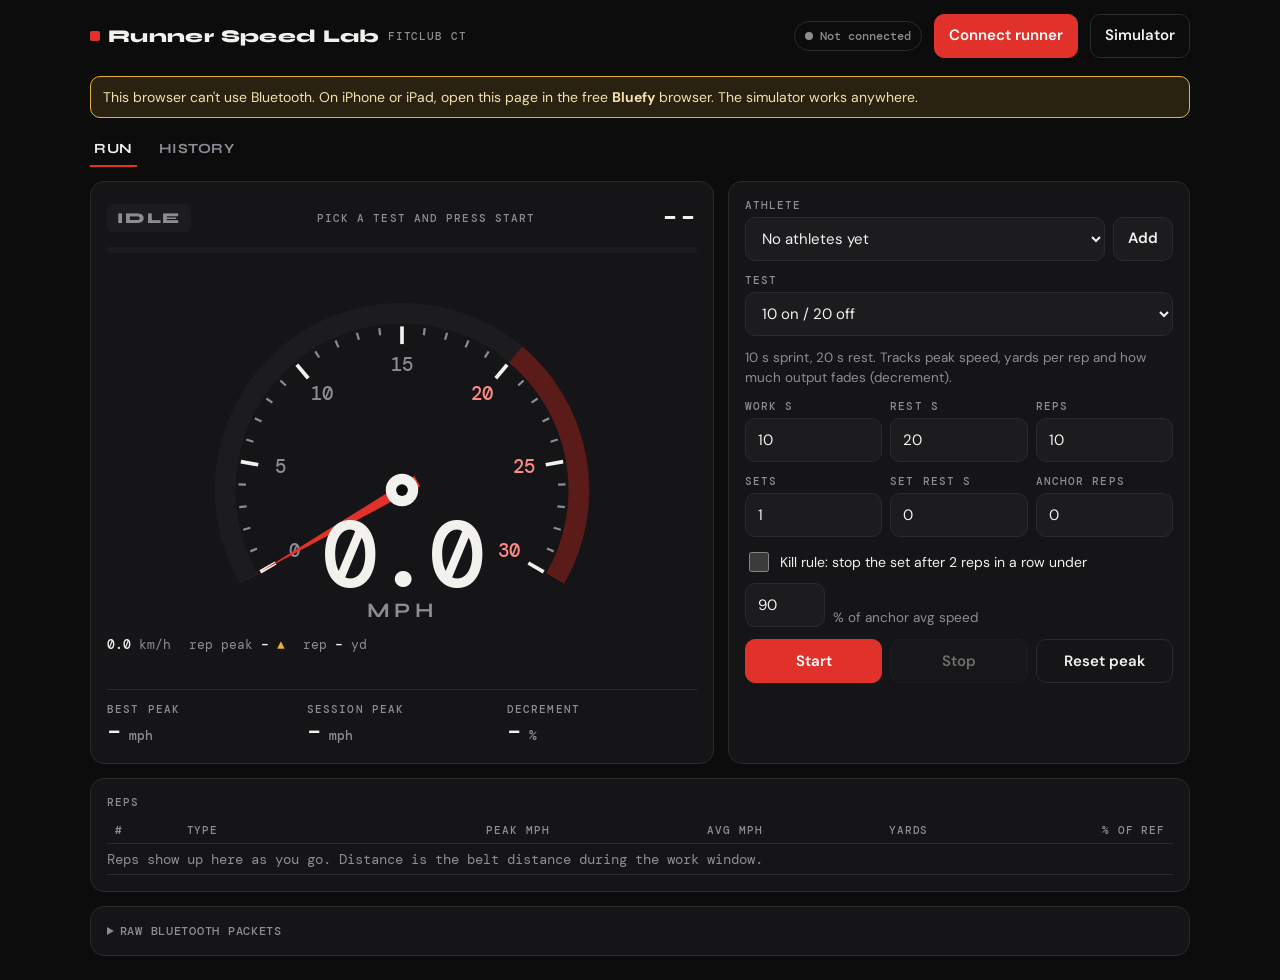
<file: speed.html>
<!doctype html>
<html lang="en">
<head>
<meta charset="utf-8">
<meta name="viewport" content="width=device-width, initial-scale=1, viewport-fit=cover">
<meta name="theme-color" content="#0c0c0d">
<meta name="apple-mobile-web-app-capable" content="yes">
<title>Runner Speed Lab</title>
<link rel="preconnect" href="https://fonts.googleapis.com">
<link rel="stylesheet" href="https://fonts.googleapis.com/css2?family=Syne:wght@600;700;800&family=DM+Mono:wght@400;500&family=DM+Sans:wght@400;500;600&display=swap">
<style>
/* Layout: gym-floor instrument. Live gauge first, setup beside it on iPad, rep log below. Dark only (read under gym lights). */
:root{
  --bg:#0c0c0d; --surface:#151517; --raise:#1c1c1f; --line:#2a2a2f;
  --fg:#f2f1ee; --mute:#8d8c93; --red:#e0312b; --red-dim:#5a1b19;
  --good:#3fb97f; --warn:#e8b23a; --rest:#4b8fd6;
  --display:"Syne",ui-sans-serif,system-ui,sans-serif;
  --body:"DM Sans",ui-sans-serif,system-ui,-apple-system,sans-serif;
  --mono:"DM Mono",ui-monospace,"SF Mono",Menlo,monospace;
  color-scheme:dark;
}
*{box-sizing:border-box}
[hidden]{display:none!important}.wrap>*,.grid>*{min-width:0}#viewRun{width:100%;margin:0}td.empty{white-space:normal}.clock{flex:none;white-space:nowrap}.phase-row #stepLabel{flex:1 1 auto;min-width:0;text-align:center;overflow:hidden;text-overflow:ellipsis;white-space:nowrap}
html,body{margin:0;background:var(--bg);color:var(--fg)}
body{font:15px/1.45 var(--body);padding:env(safe-area-inset-top,0) 16px calc(env(safe-area-inset-bottom,0) + 24px);-webkit-tap-highlight-color:transparent}
.wrap{max-width:1100px;margin:0 auto;display:flex;flex-direction:column;gap:14px}
header{display:flex;align-items:center;gap:12px;flex-wrap:wrap;padding-block:14px 4px}
.brand{font:800 18px var(--display);letter-spacing:.02em;display:flex;align-items:center;gap:8px;margin-right:auto}
.brand i{width:10px;height:10px;background:var(--red);display:inline-block;border-radius:2px}
.brand small{font:500 11px var(--mono);color:var(--mute);letter-spacing:.08em;text-transform:uppercase}
.pill{font:500 12px var(--mono);padding:6px 10px;border-radius:999px;border:1px solid var(--line);color:var(--mute);display:inline-flex;align-items:center;gap:7px}
.pill b{width:8px;height:8px;border-radius:50%;background:var(--mute)}
.pill.live{color:var(--fg)} .pill.live b{background:var(--good);box-shadow:0 0 0 3px #3fb97f33}
.pill.sim b{background:var(--warn)} .pill.busy b{background:var(--warn)}
button,select,input{font:inherit;color:inherit}
.btn{background:var(--raise);border:1px solid var(--line);border-radius:10px;padding:10px 14px;font-weight:600;cursor:pointer;min-height:44px}
.btn:focus-visible,select:focus-visible,input:focus-visible{outline:2px solid var(--red);outline-offset:2px}
.btn.primary{background:var(--red);border-color:var(--red);color:#fff}
.btn.ghost{background:transparent}
.btn:disabled{opacity:.4;cursor:default}
.notice{border:1px solid var(--warn);background:#2a2210;color:#f4dfae;border-radius:10px;padding:10px 12px;font-size:14px}
.tabs{display:flex;gap:6px}
.tab{background:none;border:0;border-bottom:2px solid transparent;padding:8px 4px;margin-right:12px;color:var(--mute);font:700 14px var(--display);letter-spacing:.04em;text-transform:uppercase;cursor:pointer}
.tab[aria-selected="true"]{color:var(--fg);border-color:var(--red)}
.grid{display:grid;grid-template-columns:1fr;gap:14px}
@media (min-width:820px){.grid{grid-template-columns:1.35fr 1fr}}
.card{background:var(--surface);border:1px solid var(--line);border-radius:14px;padding:16px;min-width:0}
.label{font:500 11px var(--mono);letter-spacing:.1em;text-transform:uppercase;color:var(--mute)}
/* gauge */
.gauge{display:flex;flex-direction:column;gap:10px;position:relative;overflow:hidden}
.phase-row{display:flex;justify-content:space-between;align-items:center;gap:10px}
.phase{font:800 15px var(--display);letter-spacing:.12em;padding:5px 10px;border-radius:6px;background:var(--raise);color:var(--mute)}
.phase.work{background:var(--red);color:#fff} .phase.rest{background:#14263b;color:#9cc5f0} .phase.ready{background:#2a2210;color:var(--warn)} .phase.done{background:#123024;color:var(--good)}
.clock{font:500 30px var(--mono);font-variant-numeric:tabular-nums}
.dial svg{width:100%;max-width:460px;display:block;margin:0 auto;overflow:visible}
.dial .trk{fill:none;stroke:var(--raise);stroke-width:14}
.dial .red{fill:none;stroke:var(--red-dim);stroke-width:14}
.dial .val{fill:none;stroke:var(--red);stroke-width:14;transition:d .25s ease-out}
.dial .tk{stroke:var(--mute);stroke-width:1.5}
.dial .tk.maj{stroke:var(--fg);stroke-width:2.5}
.dial .tl{fill:var(--mute);font:500 13px var(--mono);text-anchor:middle;dominant-baseline:middle}
.dial .tl.hot{fill:#ff8a84}
.dial .ndl{fill:var(--red);transition:transform .25s ease-out}
.dial .hub{fill:var(--fg)} .dial .hub2{fill:var(--bg)}
.dial .pk{fill:var(--warn);transition:transform .25s ease-out}
.dial .dig{fill:var(--fg);font:500 64px var(--mono);text-anchor:middle;font-variant-numeric:tabular-nums;letter-spacing:-2px}
.dial .unit{fill:var(--mute);font:700 14px var(--display);text-anchor:middle;letter-spacing:3px}
@media (prefers-reduced-motion:reduce){.dial .ndl,.dial .pk,.dial .val{transition:none}}
.subline{display:flex;gap:18px;flex-wrap:wrap;font:400 13px var(--mono);color:var(--mute)}
.subline b{color:var(--fg);font-weight:500}
.bar{height:6px;background:var(--raise);border-radius:3px;overflow:hidden}
.bar i{display:block;height:100%;width:0;background:var(--red);transition:width .1s linear}
.bar.rest i{background:var(--rest)}
.stats{display:grid;grid-template-columns:repeat(3,1fr);gap:10px;border-top:1px solid var(--line);padding-top:12px}
.stat .n{font:500 24px var(--mono);font-variant-numeric:tabular-nums}
.stat .n small{font-size:13px;color:var(--mute)}
.target{font:500 13px var(--mono);color:var(--warn);min-height:1.2em}
/* setup */
.setup{display:flex;flex-direction:column;gap:12px}
.field{display:flex;flex-direction:column;gap:5px;min-width:0}
.field select,.field input{background:var(--raise);border:1px solid var(--line);border-radius:10px;padding:10px 12px;min-height:44px;width:100%}
.row{display:flex;gap:8px;align-items:flex-end;flex-wrap:wrap}
.row > .field{flex:1 1 90px}
.desc{color:var(--mute);font-size:13.5px}
.check{display:flex;align-items:center;gap:8px;font-size:14px}
.check input{width:20px;height:20px;accent-color:var(--red)}
.actions{display:flex;gap:8px}
.actions .btn{flex:1}
/* table */
.tablewrap{overflow-x:auto}
table{width:100%;border-collapse:collapse;font:400 14px var(--mono);font-variant-numeric:tabular-nums}
th{font:500 11px var(--mono);letter-spacing:.08em;text-transform:uppercase;color:var(--mute);text-align:right;padding:6px 8px;border-bottom:1px solid var(--line);white-space:nowrap}
td{text-align:right;padding:8px;border-bottom:1px solid var(--line);white-space:nowrap}
th:first-child,td:first-child,th:nth-child(2),td:nth-child(2){text-align:left}
tr.anchor td{color:var(--mute)}
tr.miss td:nth-child(6){color:var(--red)}
tr.ok td:nth-child(6){color:var(--good)}
.tag{font-size:11px;padding:2px 6px;border-radius:4px;background:var(--raise);color:var(--mute)}
.tag.kill{background:var(--red-dim);color:#ffb3ae}
.summary{display:grid;grid-template-columns:repeat(auto-fit,minmax(130px,1fr));gap:10px}
.summary .stat{background:var(--raise);border-radius:10px;padding:10px 12px}
.empty{color:var(--mute);font-size:14px;padding:6px 0}
details summary{cursor:pointer;color:var(--mute);font:500 12px var(--mono);letter-spacing:.06em;text-transform:uppercase}
pre.raw{font:400 12px/1.5 var(--mono);background:var(--bg);border:1px solid var(--line);border-radius:8px;padding:10px;max-height:220px;overflow:auto;white-space:pre;margin:10px 0 0}
.hist{display:flex;flex-direction:column;gap:10px}
.hitem{background:var(--raise);border-radius:10px;padding:12px;display:flex;flex-direction:column;gap:6px}
.hitem .top{display:flex;justify-content:space-between;gap:10px;flex-wrap:wrap}
.hitem .top b{font:700 15px var(--display)}
.hitem .meta{font:400 13px var(--mono);color:var(--mute);display:flex;gap:14px;flex-wrap:wrap}
.hitem .meta b{color:var(--fg);font-weight:500}
@media (prefers-reduced-motion:reduce){.bar i{transition:none}}
</style>
</head>
<body>
<div class="wrap">
  <header>
    <div class="brand"><i></i>Runner Speed Lab <small>FitClub CT</small></div>
    <span class="pill" id="pill"><b></b><span id="pillText">Not connected</span></span>
    <button class="btn primary" id="btnConnect">Connect runner</button>
    <button class="btn ghost" id="btnSim">Simulator</button>
  </header>
  <div class="notice" id="noBt" hidden>This browser can't use Bluetooth. On iPhone or iPad, open this page in the free <b>Bluefy</b> browser. The simulator works anywhere.</div>
  <div class="notice" id="errBox" hidden></div>

  <nav class="tabs" role="tablist">
    <button class="tab" role="tab" id="tabRun" aria-selected="true">Run</button>
    <button class="tab" role="tab" id="tabHist" aria-selected="false">History</button>
  </nav>

  <section id="viewRun" class="wrap" style="gap:14px">
    <div class="grid">
      <div class="card gauge">
        <div class="phase-row">
          <span class="phase" id="phase">IDLE</span>
          <span class="label" id="stepLabel">Pick a test and press Start</span>
          <span class="clock" id="clock">--</span>
        </div>
        <div class="bar" id="bar"><i id="barFill"></i></div>
        <div class="dial"><svg id="dial" viewBox="-6 -4 312 246" role="img" aria-label="Speedometer">
          <path class="trk" id="dTrk"/><path class="red" id="dRed"/><path class="val" id="dVal"/>
          <g id="dTicks"></g>
          <polygon class="pk" id="dPk" points="272,150 286,143 286,157"/>
          <polygon class="ndl" id="dNdl" points="138,146 262,150 138,154"/>
          <circle class="hub" cx="150" cy="150" r="11"/><circle class="hub2" cx="150" cy="150" r="4"/>
          <text class="dig" id="mph" x="150" y="216">0.0</text>
          <text class="unit" x="150" y="236">MPH</text>
        </svg></div>
        <div class="subline">
          <span><b id="kmh">0.0</b> km/h</span>
          <span>rep peak <b id="repPeak">–</b> <i style="color:var(--warn);font-style:normal">▲</i></span>
          <span>rep <b id="repYd">–</b> yd</span>
        </div>
        <div class="target" id="target"></div>
        <div class="stats">
          <div class="stat"><div class="label">Best peak</div><div class="n" id="bestPeak">–<small> mph</small></div></div>
          <div class="stat"><div class="label">Session peak</div><div class="n" id="sessPeak">–<small> mph</small></div></div>
          <div class="stat"><div class="label">Decrement</div><div class="n" id="dec">–<small> %</small></div></div>
        </div>
      </div>

      <div class="card setup">
        <div class="row">
          <div class="field"><label class="label" for="athlete">Athlete</label><select id="athlete"></select></div>
          <div class="field" style="flex:0 0 auto"><button class="btn" id="btnAddAth">Add</button></div>
        </div>
        <div class="row" id="addRow" hidden>
          <div class="field"><label class="label" for="newAth">Name</label><input id="newAth" autocomplete="off" placeholder="e.g. Kailea Silva"></div>
          <div class="field" style="flex:0 0 auto"><button class="btn primary" id="btnSaveAth">Save</button></div>
        </div>
        <div class="field"><label class="label" for="proto">Test</label><select id="proto"></select></div>
        <div class="desc" id="protoDesc"></div>
        <div class="row">
          <div class="field"><label class="label" for="fWork">Work s</label><input id="fWork" type="number" inputmode="numeric" min="1"></div>
          <div class="field" id="wrapRest"><label class="label" for="fRest">Rest s</label><input id="fRest" type="number" inputmode="numeric" min="0"></div>
          <div class="field" id="wrapLadder" hidden><label class="label" for="fLadder">Rests s</label><input id="fLadder" inputmode="numeric"></div>
          <div class="field" id="wrapReps"><label class="label" for="fReps">Reps</label><input id="fReps" type="number" inputmode="numeric" min="1"></div>
        </div>
        <div class="row">
          <div class="field"><label class="label" for="fSets">Sets</label><input id="fSets" type="number" inputmode="numeric" min="1"></div>
          <div class="field"><label class="label" for="fSetRest">Set rest s</label><input id="fSetRest" type="number" inputmode="numeric" min="0"></div>
          <div class="field"><label class="label" for="fAnchor">Anchor reps</label><input id="fAnchor" type="number" inputmode="numeric" min="0"></div>
        </div>
        <div class="row">
          <label class="check"><input type="checkbox" id="fKill"> Kill rule: stop the set after 2 reps in a row under</label>
          <div class="field" style="flex:0 0 80px"><input id="fKillPct" type="number" inputmode="numeric" min="50" max="100" aria-label="Kill threshold percent"></div>
          <span class="desc">% of anchor avg speed</span>
        </div>
        <div class="actions">
          <button class="btn primary" id="btnStart">Start</button>
          <button class="btn" id="btnStop" disabled>Stop</button>
          <button class="btn ghost" id="btnResetPeak">Reset peak</button>
        </div>
      </div>
    </div>

    <div class="card">
      <div class="phase-row" style="margin-bottom:8px"><span class="label">Reps</span><span class="label" id="rate"></span></div>
      <div class="tablewrap">
        <table>
          <thead><tr><th>#</th><th>Type</th><th>Peak mph</th><th>Avg mph</th><th>Yards</th><th>% of ref</th></tr></thead>
          <tbody id="repBody"><tr><td colspan="6" class="empty" style="text-align:left">Reps show up here as you go. Distance is the belt distance during the work window.</td></tr></tbody>
        </table>
      </div>
      <div class="summary" id="summary" hidden style="margin-top:12px"></div>
    </div>

    <div class="card">
      <details id="rawDetails">
        <summary>Raw Bluetooth packets</summary>
        <p class="desc">If the speed here doesn't match the console, screenshot this panel and send it to Claude.</p>
        <pre class="raw" id="raw">No packets yet.</pre>
      </details>
    </div>
  </section>

  <section id="viewHist" hidden>
    <div class="card">
      <div class="row" style="justify-content:space-between;margin-bottom:12px">
        <div class="field"><label class="label" for="histAth">Athlete</label><select id="histAth"></select></div>
        <div class="field" style="flex:0 0 auto"><button class="btn" id="btnCsv">Copy CSV</button></div>
        <div class="field" style="flex:0 0 auto"><button class="btn" id="btnDl">Download CSV</button></div>
      </div>
      <div class="hist" id="histList"></div>
      <p class="desc" id="csvMsg"></p>
    </div>
  </section>
</div>

<script>
'use strict';
/* ===================== Pure logic (tested) ===================== */
const KMH_TO_MPH = 0.621371;
const YD_PER_S_PER_MPH = 1760 / 3600;
const FTMS_SERVICE = 0x1826, TREADMILL_DATA = 0x2acd;

// FTMS Treadmill Data (0x2ACD). Flags uint16 LE.
// bit0 "More Data": when 0, Instantaneous Speed (uint16, 0.01 km/h) IS present.
// bit1 Average Speed (uint16, 0.01 km/h). bit2 Total Distance (uint24, 1 m).
// Later fields (pace, energy, time…) aren't needed; we keep our own clock.
function parseTreadmillData(dv){
  const out = {flags:null, speedKmh:null, avgKmh:null, distM:null};
  if (!dv || dv.byteLength < 2) return out;
  const f = dv.getUint16(0, true); let o = 2; out.flags = f;
  if (!(f & 0x01)){ if (dv.byteLength < o+2) return out; out.speedKmh = dv.getUint16(o, true)/100; o += 2; }
  if (f & 0x02){ if (dv.byteLength < o+2) return out; out.avgKmh = dv.getUint16(o, true)/100; o += 2; }
  if (f & 0x04){ if (dv.byteLength < o+3) return out; out.distM = dv.getUint8(o) | (dv.getUint8(o+1)<<8) | (dv.getUint8(o+2)<<16); o += 3; }
  return out;
}
function encodeTreadmillData({speedKmh=null, avgKmh=null, distM=null}){
  let f = 0, bytes = [];
  if (speedKmh == null) f |= 0x01; else { const v = Math.round(speedKmh*100); bytes.push(v & 255, v >> 8 & 255); }
  if (avgKmh != null){ f |= 0x02; const v = Math.round(avgKmh*100); bytes.push(v & 255, v >> 8 & 255); }
  if (distM != null){ f |= 0x04; const v = Math.round(distM); bytes.push(v & 255, v >> 8 & 255, v >> 16 & 255); }
  const arr = new Uint8Array([f & 255, f >> 8 & 255, ...bytes]);
  return new DataView(arr.buffer);
}
// Exact 21-byte layout captured from AssaultRunner332369 (flags 0x14A6):
// speed u16, avg u16, dist u24, pace u8, kcal u16, kcal/h u16, kcal/min u8, time u16, force s16, power s16
function encodeAssault({speedKmh, distM, secs, kcal=0, watts=0}){
  const u16 = v => [v & 255, v >> 8 & 255], sp = Math.round(speedKmh*100), d = Math.round(distM);
  return new DataView(new Uint8Array([0xA6,0x14, ...u16(sp), 0,0, d & 255, d >> 8 & 255, d >> 16 & 255, 1,
    ...u16(Math.round(kcal)), 0xFF,0xFF, 0xFF, ...u16(Math.round(secs)), 0xFF,0x7F, ...u16(Math.round(watts))]).buffer);
}
function hex(dv){ const a=[]; for(let i=0;i<dv.byteLength;i++) a.push(dv.getUint8(i).toString(16).padStart(2,'0').toUpperCase()); return a.join(' '); }

const PRESETS = {
  t1020:  {name:'10 on / 20 off', desc:'10 s sprint, 20 s rest. Tracks peak speed, yards per rep and how much output fades (decrement).', work:10, rest:20, reps:10, sets:1, setRest:0, anchor:0, kill:false, killPct:90},
  top:    {name:'Top speed', desc:'3 × 6 s all-out with 2 min rest. Best peak is the score.', work:6, rest:120, reps:3, sets:1, setRest:0, anchor:0, kill:false, killPct:90},
  rsa:    {name:'RSA with kill rule', desc:'3 × 8 s anchor reps (90 s rest) set the reference. Then 10 on / 20 off; the test ends after 2 reps in a row under the threshold.', work:10, rest:20, reps:12, sets:1, setRest:0, anchor:3, anchorWork:8, anchorRest:90, toMain:180, kill:true, killPct:90},
  ladder: {name:'Rest ladder', desc:'3 × 8 s anchor reps, then sets of 10 s sprints with rest shrinking between reps. A set ends early after 2 reps in a row under the threshold.', work:10, ladder:[50,40,30,20], sets:3, setRest:180, anchor:3, anchorWork:8, anchorRest:90, toMain:180, kill:true, killPct:90},
  custom: {name:'Custom intervals', desc:'Set your own work, rest, reps and sets.', work:15, rest:45, reps:6, sets:1, setRest:120, anchor:0, kill:false, killPct:90}
};

function buildSteps(c){
  const s = [{type:'ready', dur:5, label:'Get ready'}];
  const aw = c.anchorWork || c.work, ar = c.anchorRest ?? 90;
  for (let i=0;i<(c.anchor||0);i++){
    s.push({type:'work', group:'anchor', set:-1, dur:aw, label:`Anchor ${i+1} of ${c.anchor}`});
    s.push({type:'rest', set:-1, dur: i < c.anchor-1 ? ar : (c.toMain ?? 180), label: i < c.anchor-1 ? 'Rest' : 'Rest before main set', brk: i === c.anchor-1});
  }
  const ladder = Array.isArray(c.ladder) && c.ladder.length ? c.ladder : null;
  const reps = ladder ? ladder.length + 1 : c.reps;
  let n = 0;
  for (let set=0; set<c.sets; set++){
    for (let r=0; r<reps; r++){
      n++;
      s.push({type:'work', group:'main', set, dur:c.work, label: c.sets>1 ? `Set ${set+1} · rep ${r+1} of ${reps}` : `Rep ${r+1} of ${reps}`});
      if (r < reps-1) s.push({type:'rest', set, dur: ladder ? ladder[r] : c.rest, label:'Rest'});
      else if (set < c.sets-1) s.push({type:'rest', set, dur:c.setRest, label:'Set rest', brk:true});
    }
  }
  return s.filter(x => x.dur > 0);
}

// Kill rule compares AVERAGE SPEED, not yards, so an 8 s anchor and a 10 s rep are comparable.
// Reference: best anchor rep if any, otherwise best main rep before this one.
function anchorAvg(reps){
  const a = reps.filter(r => r.group==='anchor').map(r => r.avg);
  return a.length ? Math.max(...a) : null;
}
function anchorYards(reps){
  const a = reps.filter(r => r.group==='anchor').map(r => r.yards);
  if (a.length) return Math.max(...a);
  return null;
}
function referenceFor(reps){
  const a = anchorAvg(reps); if (a != null) return a;
  const m = reps.filter(r => r.group==='main').map(r => r.avg);
  return m.length ? Math.max(...m) : null;
}
// Fitzsimons decrement on main-rep yards: 100 × (1 − total / (best × n))
function decrement(reps){
  const m = reps.filter(r => r.group==='main').map(r => r.yards);
  if (m.length < 2) return null;
  const best = Math.max(...m); if (!best) return null;
  return 100 * (1 - m.reduce((a,b)=>a+b,0) / (best*m.length));
}
// Given the rep just finished, decide kill. Returns {pct, miss, kill}.
function judgeRep(prior, rep, cfg, missCount){
  if (rep.group !== 'main') return {pct:null, miss:false, kill:false, missCount};
  const ref = referenceFor(prior);
  if (ref == null || !ref) return {pct:null, miss:false, kill:false, missCount:0};
  const pct = 100 * rep.avg / ref;
  if (!cfg.kill) return {pct, miss:false, kill:false, missCount:0};
  const miss = pct < cfg.killPct;
  const mc = miss ? missCount + 1 : 0;
  return {pct, miss, kill: mc >= 2, missCount: mc};
}
// After a kill in `set`, return index of the next step to run (set-break rest of that set, or end).
function skipAfterKill(steps, idx, set){
  for (let i=idx+1;i<steps.length;i++){
    if (steps[i].set === set && steps[i].brk) return i;
    if (steps[i].set > set) return i;
  }
  return steps.length;
}
// Sample-and-hold integration of belt distance across a work window.
function makeRep(group, label, startT){ return {group, label, startT, endT:null, peak:0, yards:0, lastT:startT, lastMph:null}; }
function addSample(rep, t, mph){
  if (rep.lastMph != null && t > rep.lastT){ const dt = Math.min((t - rep.lastT)/1000, 2.5); rep.yards += ((rep.lastMph + mph)/2) * dt * YD_PER_S_PER_MPH; }
  rep.lastT = Math.max(rep.lastT, t); rep.lastMph = mph; if (mph > rep.peak) rep.peak = mph;
}
function closeRep(rep, endT){
  if (rep.lastMph != null && endT > rep.lastT){ const dt = Math.min((endT - rep.lastT)/1000, 2.5); rep.yards += rep.lastMph * dt * YD_PER_S_PER_MPH; }
  rep.lastT = endT; rep.endT = endT;
  const secs = (endT - rep.startT)/1000; rep.avg = secs > 0 ? rep.yards / YD_PER_S_PER_MPH / secs : 0;
  return rep;
}

/* ===================== App ===================== */
const $ = id => document.getElementById(id);
const store = {
  get(k, d){ try { const v = localStorage.getItem('rsl.'+k); return v ? JSON.parse(v) : d; } catch(e){ return d; } },
  set(k, v){ try { localStorage.setItem('rsl.'+k, JSON.stringify(v)); } catch(e){} }
};
const app = {
  device:null, char:null, mode:'off', live:{mph:0, t:0}, sessPeak:0,
  packets:[], rateTimes:[], run:null, sim:null, wake:null,
  athletes: store.get('athletes', []), history: store.get('history', [])
};

/* ---------- audio ---------- */
let actx = null;
function beep(freq=880, ms=120){
  try { actx = actx || new (window.AudioContext||window.webkitAudioContext)(); const o = actx.createOscillator(), g = actx.createGain();
    o.frequency.value = freq; o.connect(g); g.connect(actx.destination); g.gain.setValueAtTime(.25, actx.currentTime);
    g.gain.exponentialRampToValueAtTime(.001, actx.currentTime + ms/1000); o.start(); o.stop(actx.currentTime + ms/1000); } catch(e){}
}

/* ---------- connection ---------- */
function setPill(kind, text){ const p = $('pill'); p.className = 'pill ' + kind; $('pillText').textContent = text; }
function showErr(msg){ const e = $('errBox'); e.textContent = msg; e.hidden = !msg; }

const UUID_FTMS = '00001826-0000-1000-8000-00805f9b34fb', UUID_TD = '00002acd-0000-1000-8000-00805f9b34fb', UUID_BATT = '0000180f-0000-1000-8000-00805f9b34fb';
function errText(e){ if (!e) return 'no details'; const n = e.name || '', m = e.message || ''; return (n || m) ? (n + (m ? ': ' + m : '')) : (String(e) || 'no details'); }
function withTimeout(p, ms, what){ return Promise.race([p, new Promise((_, rej) => setTimeout(() => rej(new Error(what + ' timed out after ' + (ms/1000) + ' s')), ms))]); }
async function connect(){
  if (app.connecting) return;                 // one attempt at a time: a 2nd tap used to start a parallel connect
  showErr('');
  if (!navigator.bluetooth){ $('noBt').hidden = false; return; }
  stopSim();
  app.connecting = true; $('btnConnect').disabled = true;
  let step = 'picker', dev = app.device;
  try {
    setPill('busy', 'Pick the runner…');
    if (!dev){
      // Full 128-bit IDs: some iOS Bluetooth browsers reject the short numeric form.
      dev = await navigator.bluetooth.requestDevice({
        filters:[{services:[UUID_FTMS]}, {namePrefix:'Assault'}],
        optionalServices:[UUID_FTMS, UUID_BATT]
      });
      app.device = dev;
      try { dev.addEventListener('gattserverdisconnected', onDisconnect); } catch(_){ dev.ongattserverdisconnected = onDisconnect; }
    }
    step = 'connect';
    let server = null, lastErr = null;
    for (let i = 0; i < 2 && !server; i++){
      setPill('busy', i ? 'Retrying… press console Bluetooth button' : 'Press console Bluetooth button now');
      try { server = await withTimeout(dev.gatt.connect(), 25000, 'Waiting for the runner'); }
      catch(e){
        lastErr = e;
        // cancel the pending connect before trying again; calling connect() on top of a pending one is what Bluefy rejects with "2"
        try { dev.gatt.disconnect(); } catch(_){}
        await new Promise(r => setTimeout(r, 1500));
      }
    }
    if (!server) throw lastErr || new Error('the runner did not answer');
    step = 'service';
    let svc;
    try { svc = await server.getPrimaryService(UUID_FTMS); }
    catch(e){
      let list = '';
      try { list = (await server.getPrimaryServices()).map(s => s.uuid).join('\n'); } catch(_){}
      $('raw').textContent = 'Fitness Machine service not found. Services on device:\n' + (list || '(none readable)') + '\nError: ' + errText(e);
      $('rawDetails').open = true;
      throw e;
    }
    step = 'characteristic';
    app.char = await svc.getCharacteristic(UUID_TD);
    step = 'notify';
    const onVal = ev => onPacket(ev.target.value, performance.now());
    try { app.char.addEventListener('characteristicvaluechanged', onVal); } catch(_){ app.char.oncharacteristicvaluechanged = onVal; }
    await app.char.startNotifications();
    app.mode = 'ble'; setPill('live', dev.name || 'Runner');
    $('btnConnect').textContent = 'Disconnect';
  } catch(e){
    setPill('', 'Not connected');
    // forget the device so the next tap shows the picker again instead of retrying a stale one
    try { if (dev && dev.gatt && dev.gatt.connected) dev.gatt.disconnect(); } catch(_){}
    if (app.device === dev){ app.device = null; app.char = null; }
    const tips = {
      picker: 'No runner was picked. If AssaultRunner wasn\'t in the list: close nRF Connect and the Assault/Wahoo/Zwift apps, step on the belt to wake the console, check iPhone Settings → Bluefy → Bluetooth is on, then tap Connect again.',
      connect: 'Picked the runner but it would not connect. Fully close nRF Connect (and in iPhone Settings → Bluetooth, disconnect AssaultRunner if it shows Connected). Then tap Connect once, pick AssaultRunner, and press the console Bluetooth button.',
      service: 'Connected, but the speed service was not found. Open Raw Bluetooth packets below and send a screenshot.',
      characteristic: 'Connected, but the treadmill data channel was not found.',
      notify: 'Connected, but the runner would not start sending speed. Tap Connect again.'
    };
    showErr(tips[step] + '  [' + step + ' · ' + errText(e) + ']');
  } finally {
    app.connecting = false; $('btnConnect').disabled = false;
  }
}
function disconnect(){ if (app.device && app.device.gatt.connected) app.device.gatt.disconnect(); }
function onDisconnect(){
  app.mode = 'off'; app.char = null; setPill('', 'Disconnected');
  $('btnConnect').textContent = 'Reconnect';
  if (app.run && !app.run.done) showErr('The runner disconnected mid-test. Reps already finished are kept. Tap Reconnect; the test keeps running.');
}

/* ---------- packets ---------- */
function onPacket(dv, t){
  const p = parseTreadmillData(dv);
  app.packets.unshift(`${new Date().toLocaleTimeString()}  ${hex(dv).padEnd(26)}  ${p.speedKmh != null ? p.speedKmh.toFixed(2)+' km/h' : '(no speed)'}${p.distM != null ? '  '+p.distM+' m' : ''}`);
  if (app.packets.length > 40) app.packets.length = 40;
  if ($('rawDetails').open) $('raw').textContent = app.packets.join('\n');
  if (p.speedKmh == null) return;
  const mph = p.speedKmh * KMH_TO_MPH;
  app.live = {mph, kmh:p.speedKmh, t};
  app.rateTimes.push(t); while (app.rateTimes.length && t - app.rateTimes[0] > 5000) app.rateTimes.shift();
  if (mph > app.sessPeak) app.sessPeak = mph;
  const r = app.run;
  if (r){
    if (r.rep && t >= r.rep.startT) addSample(r.rep, t, mph);
    // Console data trails the belt slightly; let a just-finished rep's PEAK take samples for 0.75 s.
    if (r.graceRep && t - r.graceRep.endT < 750 && mph > r.graceRep.peak){ r.graceRep.peak = mph; renderReps(); }
  }
  renderLive();
}

/* ---------- simulator (feeds encoded FTMS bytes through the same parser) ---------- */
function startSim(){
  showErr(''); disconnect();
  app.mode = 'sim'; setPill('sim', 'Simulator');
  const sim = app.sim = {v:0, dist:0, last:performance.now(), mainDone:0, top:20 + Math.random()*2.5};
  sim.timer = setInterval(() => {
    const now = performance.now(), dt = (now - sim.last)/1000; sim.last = now;
    const r = app.run, step = r && !r.done ? r.steps[r.idx] : null;
    let target;
    if (step && step.type === 'work'){
      const n = r.reps.filter(x=>x.group==='main').length;
      target = sim.top * (step.group==='anchor' ? 1 : (1 - 0.018*n)) * (0.97 + Math.random()*0.06);
    } else target = r && !r.done ? 0 : 3.2;
    const tau = target > sim.v ? 1.1 : 0.7;
    sim.v += (target - sim.v) * (1 - Math.exp(-dt/tau));
    const kmh = Math.max(0, sim.v / KMH_TO_MPH);
    sim.dist += kmh/3.6*dt;
    sim.secs = (sim.secs||0) + dt; onPacket(encodeAssault({speedKmh:kmh, distM:sim.dist, secs:sim.secs, kcal:sim.secs/9, watts:kmh*12}), now);
  }, 250);
  $('btnSim').textContent = 'Stop simulator';
}
function stopSim(){ if (app.sim){ clearInterval(app.sim.timer); app.sim = null; } if (app.mode === 'sim'){ app.mode = 'off'; setPill('', 'Not connected'); } $('btnSim').textContent = 'Simulator'; }

/* ---------- test engine ---------- */
function readCfg(){
  const key = $('proto').value, p = PRESETS[key];
  const num = (id, d) => { const v = parseFloat($(id).value); return isFinite(v) ? v : d; };
  const cfg = Object.assign({}, p, {
    key, work:num('fWork', p.work), rest:num('fRest', p.rest ?? 0), reps:Math.max(1, num('fReps', p.reps ?? 1)),
    sets:Math.max(1, num('fSets', p.sets)), setRest:num('fSetRest', p.setRest), anchor:Math.max(0, num('fAnchor', p.anchor)),
    kill:$('fKill').checked, killPct:num('fKillPct', p.killPct)
  });
  if (p.ladder){ const l = $('fLadder').value.split(/[,\s]+/).map(Number).filter(x=>x>0); cfg.ladder = l.length ? l : p.ladder; }
  return cfg;
}
function startRun(){
  showErr('');
  if (app.mode === 'off'){ showErr('Connect the runner (or open the simulator) first.'); return; }
  if (!$('athlete').value){ showErr('Add or pick an athlete first so the result saves to them.'); return; }
  const cfg = readCfg();
  app.run = {cfg, athlete:$('athlete').value, steps:buildSteps(cfg), idx:0, stepStart:performance.now(), reps:[], rep:null, graceRep:null, missCount:0, lastBeep:null, done:false, startedAt:new Date().toISOString()};
  $('summary').hidden = true; $('btnStart').disabled = true; $('btnStop').disabled = false;
  beep(660, 90);
  try { navigator.wakeLock && navigator.wakeLock.request('screen').then(w => app.wake = w).catch(()=>{}); } catch(e){}
  enterStep();
  renderReps();
}
function enterStep(){
  const r = app.run, s = r.steps[r.idx];
  r.stepStart = performance.now(); r.lastBeep = null;
  if (s.type === 'work'){ r.rep = makeRep(s.group, s.label, r.stepStart); r.rep.lastMph = app.live.mph; beep(1175, 260); }
}
function finishStep(){
  const r = app.run, s = r.steps[r.idx];
  let next = r.idx + 1;
  if (s.type === 'work' && r.rep){
    const rep = closeRep(r.rep, performance.now());
    const j = judgeRep(r.reps, rep, r.cfg, r.missCount);
    rep.pct = j.pct; rep.miss = j.miss; rep.kill = j.kill; r.missCount = j.missCount;
    r.reps.push(rep); r.graceRep = rep; r.rep = null;
    beep(520, 300);
    if (j.kill){ next = skipAfterKill(r.steps, r.idx, s.set); r.missCount = 0; }
    renderReps();
  }
  r.idx = next;
  if (r.idx >= r.steps.length) return endRun(false);
  enterStep();
}
function endRun(stopped){
  const r = app.run; if (!r || r.done) return;
  if (r.rep){ const rep = closeRep(r.rep, performance.now()); rep.partial = true; r.rep = null; if (stopped && (rep.endT - rep.startT) > 1500){ r.reps.push(rep); } }
  r.done = true; r.stopped = stopped;
  $('btnStart').disabled = false; $('btnStop').disabled = true;
  try { app.wake && app.wake.release(); } catch(e){}
  beep(880,120); setTimeout(()=>beep(880,120),180);
  if (r.reps.length) saveResult(r);
  renderReps(); renderSummary(r); renderLive();
}
function tick(){
  const r = app.run;
  if (r && !r.done){
    const s = r.steps[r.idx], el = (performance.now() - r.stepStart)/1000, left = s.dur - el;
    if (s.type !== 'work'){ const sec = Math.ceil(left); if (sec <= 3 && sec >= 1 && r.lastBeep !== sec){ r.lastBeep = sec; beep(880, 90); } }
    if (left <= 0) finishStep();
  }
  renderLive();
}

/* ---------- results ---------- */
function summarize(r){
  const main = r.reps.filter(x=>x.group==='main'), all = r.reps;
  const best = all.length ? Math.max(...all.map(x=>x.peak)) : 0;
  const mainYd = main.map(x=>x.yards);
  return {
    bestPeak:best, reps:main.length, anchor:anchorAvg(all),
    bestYd: mainYd.length ? Math.max(...mainYd) : (all.length ? Math.max(...all.map(x=>x.yards)) : 0),
    totalYd: mainYd.reduce((a,b)=>a+b,0), dec:decrement(all),
    kills: main.filter(x=>x.kill).length
  };
}
function saveResult(r){
  const sum = summarize(r);
  app.history.unshift({id:Date.now(), athlete:r.athlete, test:r.cfg.name, date:r.startedAt, src:app.mode === 'sim' ? 'sim' : 'runner', stopped:!!r.stopped, sum,
    reps:r.reps.map((x,i)=>({n:i+1, group:x.group, peak:+x.peak.toFixed(2), avg:+(x.avg||0).toFixed(2), yards:+x.yards.toFixed(1), pct:x.pct==null?null:+x.pct.toFixed(1), kill:!!x.kill}))});
  store.set('history', app.history); renderHist();
}

/* ---------- speedometer dial ---------- */
const G = {cx:150, cy:150, r:120, a0:150, sweep:240, max:0, hot:20};
function polar(r, deg){ const t = deg*Math.PI/180; return [G.cx + r*Math.cos(t), G.cy + r*Math.sin(t)]; }
function ang(v){ return G.a0 + G.sweep * Math.max(0, Math.min(v, G.max)) / G.max; }
function arcPath(r, v0, v1){
  const d0 = ang(v0), d1 = Math.max(ang(v1), d0 + 0.01), [x0,y0] = polar(r,d0), [x1,y1] = polar(r,d1);
  return `M${x0.toFixed(2)} ${y0.toFixed(2)}A${r} ${r} 0 ${d1-d0>180?1:0} 1 ${x1.toFixed(2)} ${y1.toFixed(2)}`;
}
function buildDial(max){
  if (G.max === max) return; G.max = max;
  let h = '';
  for (let v=0; v<=max; v++){
    const maj = v % 5 === 0, d = ang(v), [x0,y0] = polar(G.r - 9 - (maj?12:5), d), [x1,y1] = polar(G.r - 9, d);
    h += `<line class="tk${maj?' maj':''}" x1="${x0.toFixed(1)}" y1="${y0.toFixed(1)}" x2="${x1.toFixed(1)}" y2="${y1.toFixed(1)}"/>`;
    if (maj){ const [tx,ty] = polar(G.r - 36, d); h += `<text class="tl${v>=G.hot?' hot':''}" x="${tx.toFixed(1)}" y="${ty.toFixed(1)}">${v}</text>`; }
  }
  $('dTicks').innerHTML = h;
  $('dTrk').setAttribute('d', arcPath(G.r, 0, max));
  $('dRed').setAttribute('d', arcPath(G.r, G.hot, max));
}
function renderDial(mph, peak){
  const need = Math.max(mph, peak || 0, app.sessPeak);
  buildDial(need > 33 ? 40 : need > 28 ? 35 : 30);
  $('dVal').setAttribute('d', arcPath(G.r, 0, mph));
  $('dNdl').style.transform = `rotate(${ang(mph).toFixed(2)}deg)`; $('dNdl').style.transformOrigin = '150px 150px';
  const pk = $('dPk'); pk.style.transformOrigin = '150px 150px';
  if (peak){ pk.style.display = ''; pk.style.transform = `rotate(${ang(peak).toFixed(2)}deg)`; } else pk.style.display = 'none';
}

/* ---------- render ---------- */
const f1 = v => (v==null || !isFinite(v)) ? '–' : v.toFixed(1);
function renderLive(){
  const stale = performance.now() - app.live.t > 3000;
  const mph = stale ? 0 : app.live.mph;
  $('mph').textContent = mph.toFixed(1);
  { const rr = app.run, c = rr && (rr.rep || rr.graceRep); renderDial(mph, c ? c.peak : app.sessPeak); }
  $('kmh').textContent = (stale?0:app.live.kmh||0).toFixed(1);
  $('sessPeak').innerHTML = (app.sessPeak ? app.sessPeak.toFixed(1) : '–') + '<small> mph</small>';
  if (app.mode === 'ble'){ const n = app.rateTimes.length; $('rate').textContent = n > 1 ? `${((n-1)/((app.rateTimes[n-1]-app.rateTimes[0])/1000)).toFixed(1)} updates/s from console` : ''; }
  else if (app.mode === 'sim') $('rate').textContent = 'Simulated data';
  else $('rate').textContent = '';
  const r = app.run, ph = $('phase'), bar = $('bar');
  if (!r){ ph.className='phase'; ph.textContent='IDLE'; $('clock').textContent='--'; $('barFill').style.width='0'; return; }
  if (r.done){ ph.className='phase done'; ph.textContent= r.stopped?'STOPPED':'DONE'; $('stepLabel').textContent=r.cfg.name; $('clock').textContent='--'; $('barFill').style.width='100%'; $('target').textContent=''; }
  else {
    const s = r.steps[r.idx], el = (performance.now()-r.stepStart)/1000, left = Math.max(0, s.dur - el);
    ph.className = 'phase ' + s.type; ph.textContent = s.type.toUpperCase();
    $('stepLabel').textContent = s.label; $('clock').textContent = left.toFixed(s.type==='work'?1:0);
    bar.className = 'bar' + (s.type==='work'?'':' rest'); $('barFill').style.width = Math.min(100, 100*el/s.dur) + '%';
    const ref = referenceFor(r.reps), nextMain = s.type==='work' ? s.group==='main' : (r.steps.slice(r.idx).find(x=>x.type==='work')||{}).group==='main';
    $('target').textContent = (r.cfg.kill && ref && nextMain) ? `Kill line ${(ref*r.cfg.killPct/100).toFixed(1)} mph avg  (${r.cfg.killPct}% of ${ref.toFixed(1)})${r.missCount? ' · 1 miss in a row' : ''}` : '';
  }
  const cur = r.rep || r.graceRep;
  $('repPeak').textContent = cur ? f1(cur.peak) : '–'; $('repYd').textContent = cur ? f1(cur.yards) : '–';
  const best = r.reps.length ? Math.max(...r.reps.map(x=>x.peak), r.rep?r.rep.peak:0) : (r.rep?r.rep.peak:0);
  $('bestPeak').innerHTML = (best ? best.toFixed(1) : '–') + '<small> mph</small>';
  const d = decrement(r.reps); $('dec').innerHTML = (d==null?'–':d.toFixed(1)) + '<small> %</small>';
}
function renderReps(){
  const r = app.run, tb = $('repBody');
  if (!r || !r.reps.length){ tb.innerHTML = '<tr><td colspan="6" class="empty" style="text-align:left">Reps show up here as you go. Distance is the belt distance during the work window.</td></tr>'; return; }
  tb.innerHTML = r.reps.map((x,i) => `<tr class="${x.group==='anchor'?'anchor':''} ${x.pct!=null && r.cfg.kill ? (x.miss?'miss':'ok') : ''}">
    <td>${i+1}</td><td>${x.group==='anchor'?'<span class="tag">anchor</span>':'<span class="tag">rep</span>'}${x.kill?' <span class="tag kill">set ended</span>':''}</td>
    <td>${f1(x.peak)}</td><td>${f1(x.avg)}</td><td>${f1(x.yards)}</td><td>${x.pct==null?'–':x.pct.toFixed(0)+'%'}</td></tr>`).join('');
}
function renderSummary(r){
  const s = summarize(r), el = $('summary');
  if (!r.reps.length){ el.hidden = true; return; }
  const box = (l, v, u) => `<div class="stat"><div class="label">${l}</div><div class="n">${v}<small> ${u}</small></div></div>`;
  el.innerHTML = box('Best peak', f1(s.bestPeak), 'mph') + box('Best rep', f1(s.bestYd), 'yd') + box('Total', f1(s.totalYd), 'yd')
    + box('Decrement', s.dec==null?'–':s.dec.toFixed(1), '%') + (s.anchor!=null ? box('Anchor avg', f1(s.anchor), 'mph') : '') + box('Main reps', s.reps, s.kills ? `· ${s.kills} kill` : '');
  el.hidden = false;
}
function renderAthletes(){
  const opts = app.athletes.map(a => `<option>${a.replace(/</g,'&lt;')}</option>`).join('');
  const cur = store.get('lastAthlete', '');
  $('athlete').innerHTML = opts || '<option value="">No athletes yet</option>';
  if (cur && app.athletes.includes(cur)) $('athlete').value = cur;
  const h = $('histAth').value;
  $('histAth').innerHTML = '<option value="">All athletes</option>' + opts; if (h) $('histAth').value = h;
}
function renderHist(){
  const a = $('histAth').value, list = app.history.filter(x => !a || x.athlete === a);
  $('histList').innerHTML = list.length ? list.map(h => `<div class="hitem"><div class="top"><b>${h.athlete.replace(/</g,'&lt;')} · ${h.test}</b><span class="label">${new Date(h.date).toLocaleString([], {month:'short', day:'numeric', hour:'numeric', minute:'2-digit'})}${h.src==='sim'?' · SIM':''}${h.stopped?' · stopped early':''}</span></div>
    <div class="meta"><span>peak <b>${f1(h.sum.bestPeak)}</b> mph</span><span>best rep <b>${f1(h.sum.bestYd)}</b> yd</span><span>total <b>${f1(h.sum.totalYd)}</b> yd</span><span>dec <b>${h.sum.dec==null?'–':h.sum.dec.toFixed(1)}</b>%</span><span><b>${h.sum.reps}</b> reps</span></div></div>`).join('')
    : '<p class="empty">No saved tests yet. Each finished or stopped test saves here on this device.</p>';
}
function csv(){
  const a = $('histAth').value, rows = [['date','athlete','test','source','rep','type','peak_mph','avg_mph','yards','pct_anchor','set_ended']];
  app.history.filter(x => !a || x.athlete === a).forEach(h => h.reps.forEach(r => rows.push([h.date, h.athlete, h.test, h.src, r.n, r.group, r.peak, r.avg, r.yards, r.pct ?? '', r.kill ? 'yes' : ''])));
  return rows.map(r => r.map(v => /[",\n]/.test(String(v)) ? `"${String(v).replace(/"/g,'""')}"` : v).join(',')).join('\n');
}

/* ---------- setup form ---------- */
function loadPreset(){
  const p = PRESETS[$('proto').value];
  $('protoDesc').textContent = p.desc;
  $('fWork').value = p.work; $('fRest').value = p.rest ?? ''; $('fReps').value = p.reps ?? '';
  $('fSets').value = p.sets; $('fSetRest').value = p.setRest; $('fAnchor').value = p.anchor;
  $('fKill').checked = p.kill; $('fKillPct').value = p.killPct;
  const lad = !!p.ladder; $('wrapLadder').hidden = !lad; $('wrapRest').hidden = lad; $('wrapReps').hidden = lad;
  if (lad) $('fLadder').value = p.ladder.join(', ');
}

/* ---------- wire up ---------- */
function init(){
  if (!navigator.bluetooth) $('noBt').hidden = false;
  $('proto').innerHTML = Object.entries(PRESETS).map(([k,p]) => `<option value="${k}">${p.name}</option>`).join('');
  loadPreset(); renderAthletes(); renderHist();
  $('proto').onchange = loadPreset;
  $('btnConnect').onclick = () => (app.mode === 'ble' ? disconnect() : connect());
  $('btnSim').onclick = () => (app.sim ? stopSim() : startSim());
  $('btnStart').onclick = startRun;
  $('btnStop').onclick = () => endRun(true);
  $('btnResetPeak').onclick = () => { app.sessPeak = 0; renderLive(); };
  $('btnAddAth').onclick = () => { $('addRow').hidden = !$('addRow').hidden; if (!$('addRow').hidden) $('newAth').focus(); };
  const saveAth = () => { const n = $('newAth').value.trim(); if (!n) return; if (!app.athletes.includes(n)){ app.athletes.push(n); app.athletes.sort(); store.set('athletes', app.athletes); }
    store.set('lastAthlete', n); $('newAth').value=''; $('addRow').hidden = true; renderAthletes(); $('athlete').value = n; };
  $('btnSaveAth').onclick = saveAth; $('newAth').onkeydown = e => { if (e.key === 'Enter') saveAth(); };
  $('athlete').onchange = () => store.set('lastAthlete', $('athlete').value);
  $('histAth').onchange = renderHist;
  $('rawDetails').ontoggle = () => { $('raw').textContent = app.packets.join('\n') || 'No packets yet.'; };
  $('btnCsv').onclick = () => { const t = csv(); const done = m => $('csvMsg').textContent = m;
    (navigator.clipboard ? navigator.clipboard.writeText(t) : Promise.reject()).then(()=>done('CSV copied. Paste it into Sheets or Coach OS.'), ()=>done('Copy was blocked. Use Download CSV.')); };
  $('btnDl').onclick = () => { const b = new Blob([csv()], {type:'text/csv'}), a = document.createElement('a'); a.href = URL.createObjectURL(b); a.download = 'runner-speed.csv'; document.body.appendChild(a); a.click(); a.remove(); };
  const tab = run => { $('tabRun').setAttribute('aria-selected', run); $('tabHist').setAttribute('aria-selected', !run); $('viewRun').hidden = !run; $('viewHist').hidden = run; if (!run) renderHist(); };
  $('tabRun').onclick = () => tab(true); $('tabHist').onclick = () => tab(false);
  setInterval(tick, 100);
}
if (typeof module !== 'undefined') module.exports = {encodeAssault, hex, anchorAvg, parseTreadmillData, encodeTreadmillData, buildSteps, judgeRep, skipAfterKill, decrement, referenceFor, makeRep, addSample, closeRep, PRESETS, KMH_TO_MPH};
else init();
</script>
</body>
</html>
</file>
